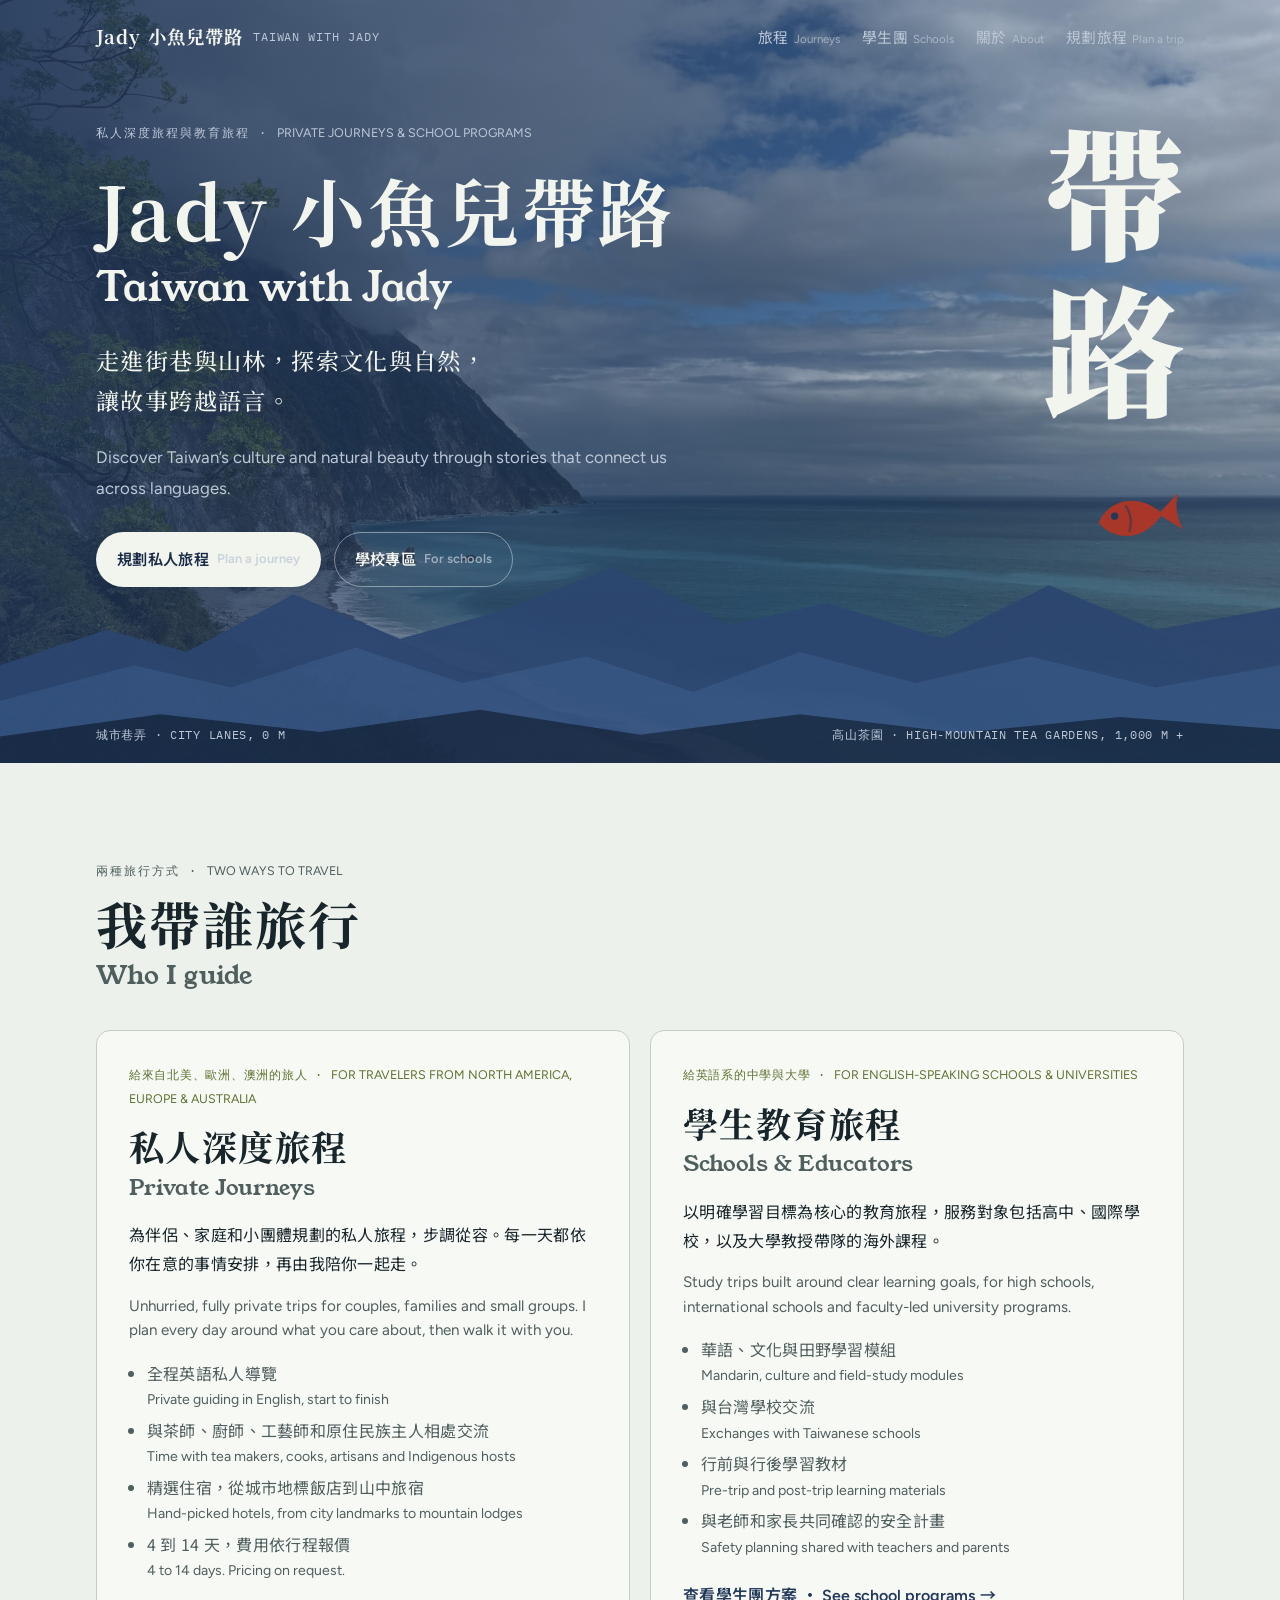
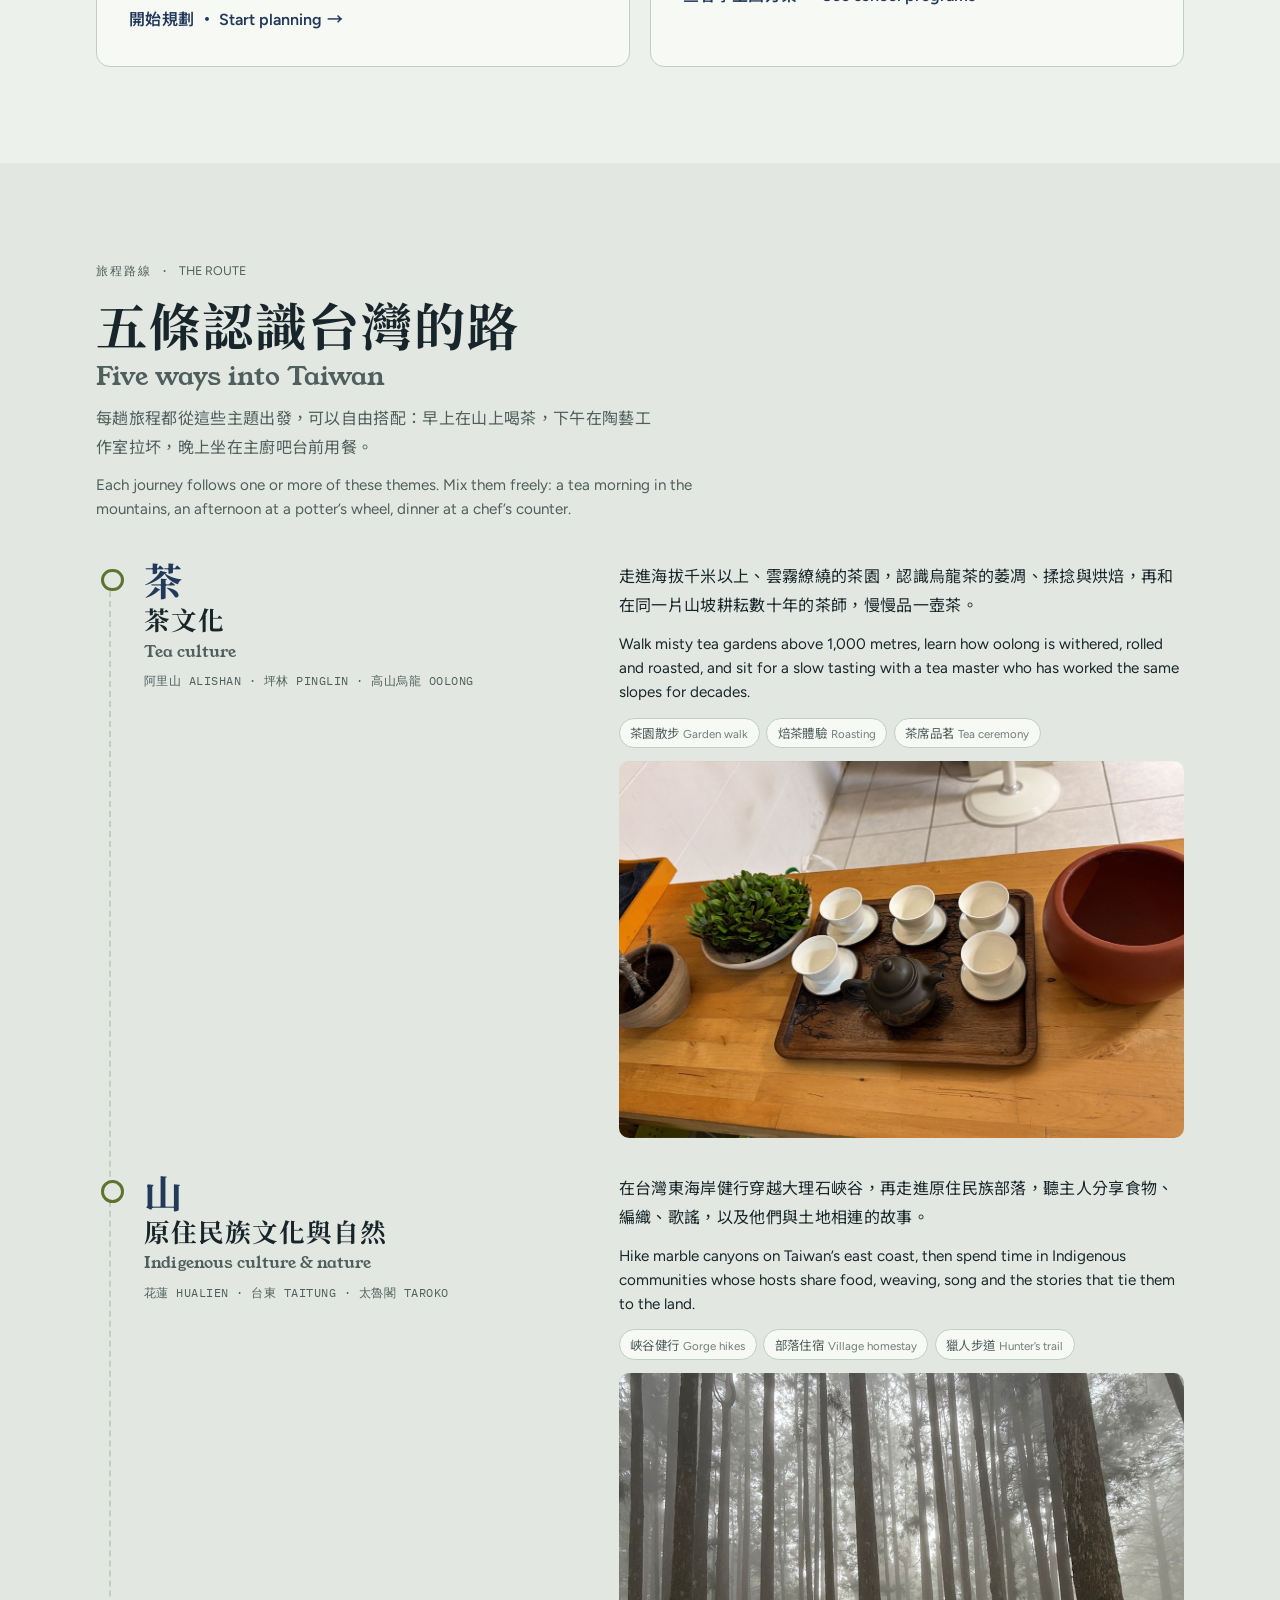
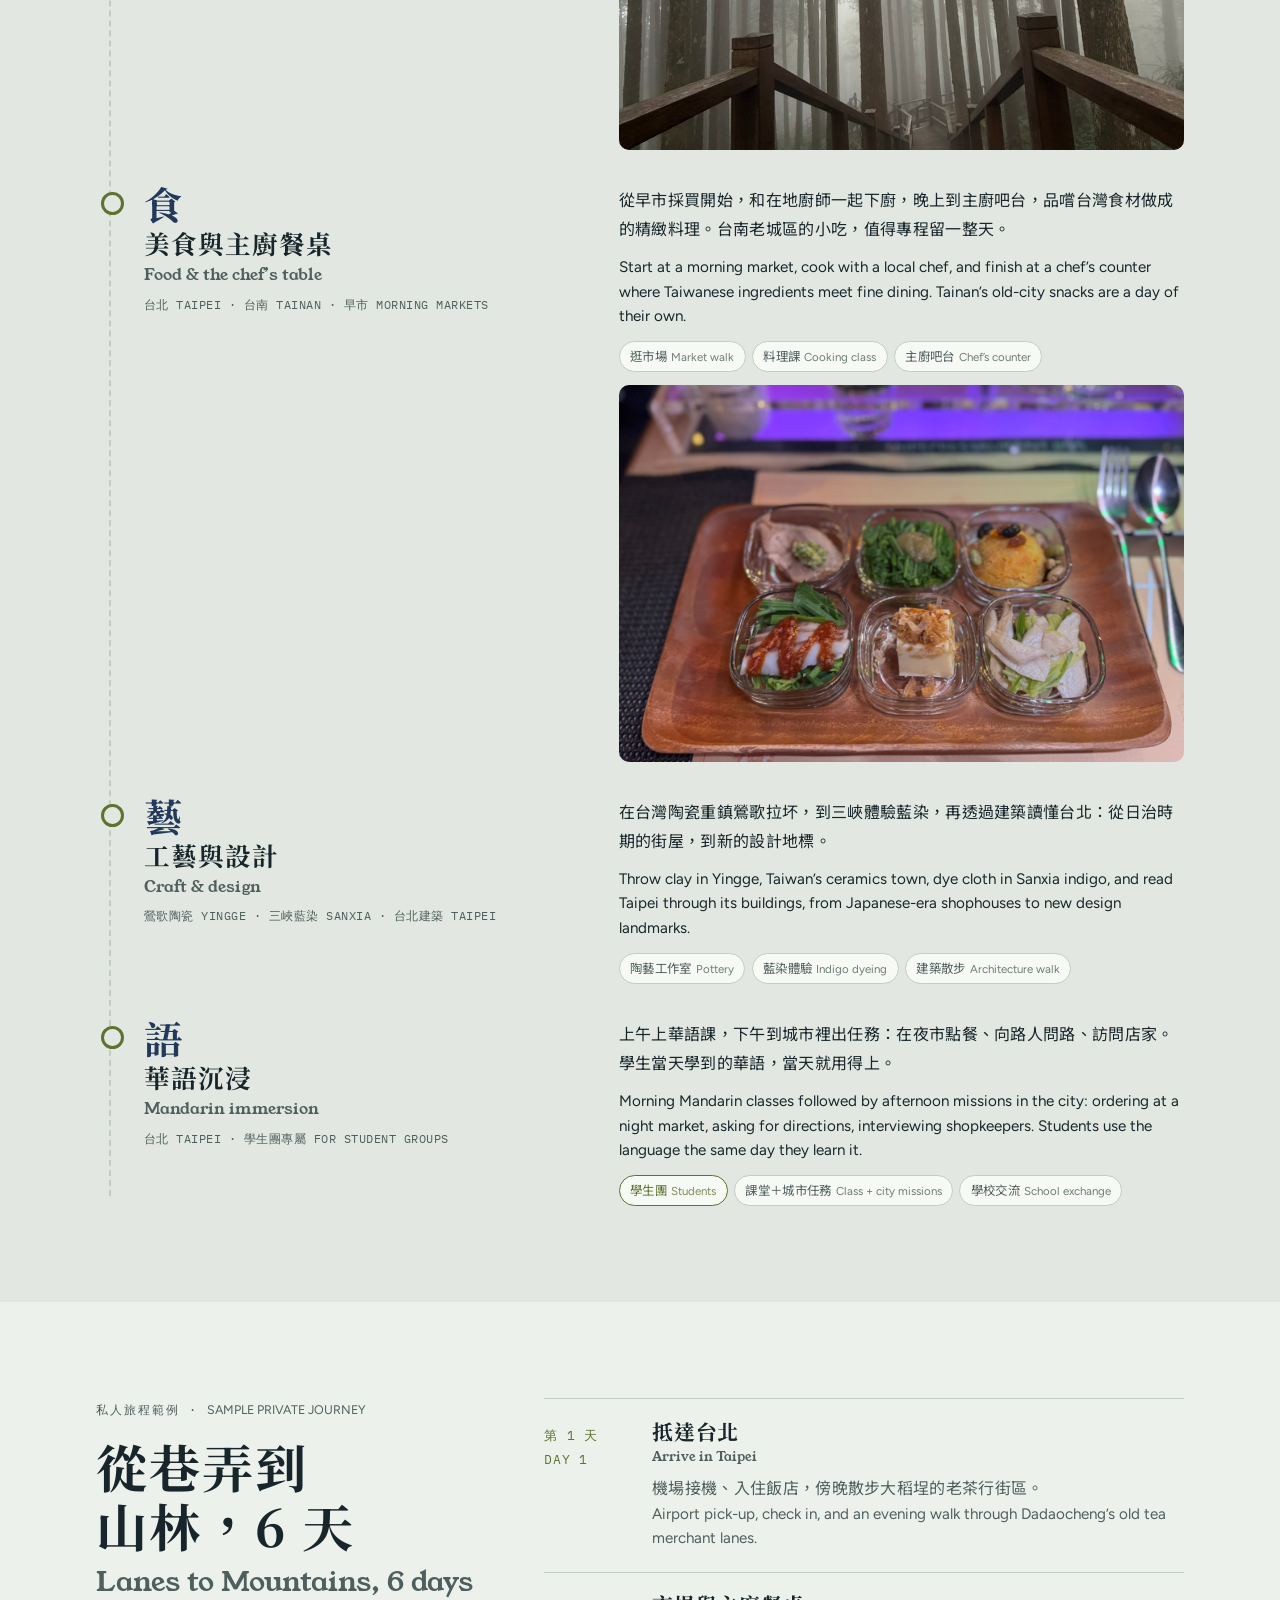
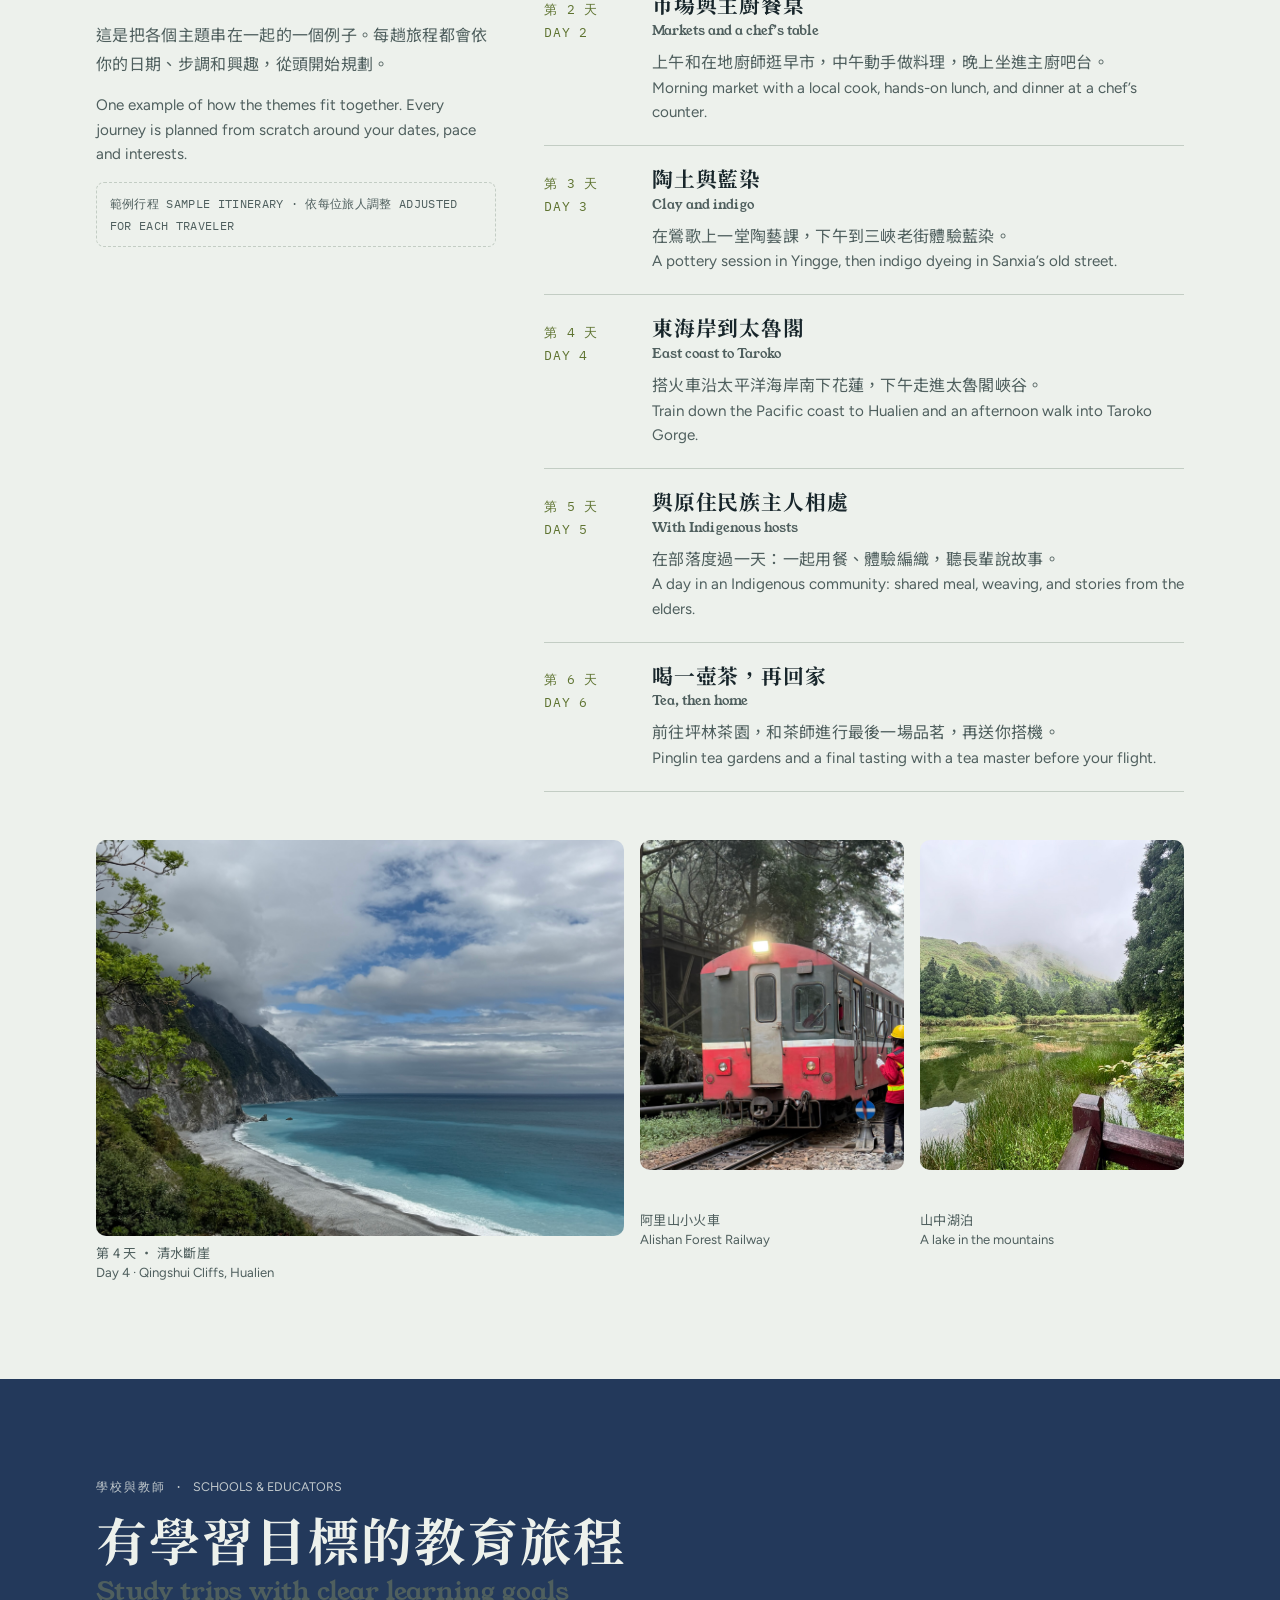
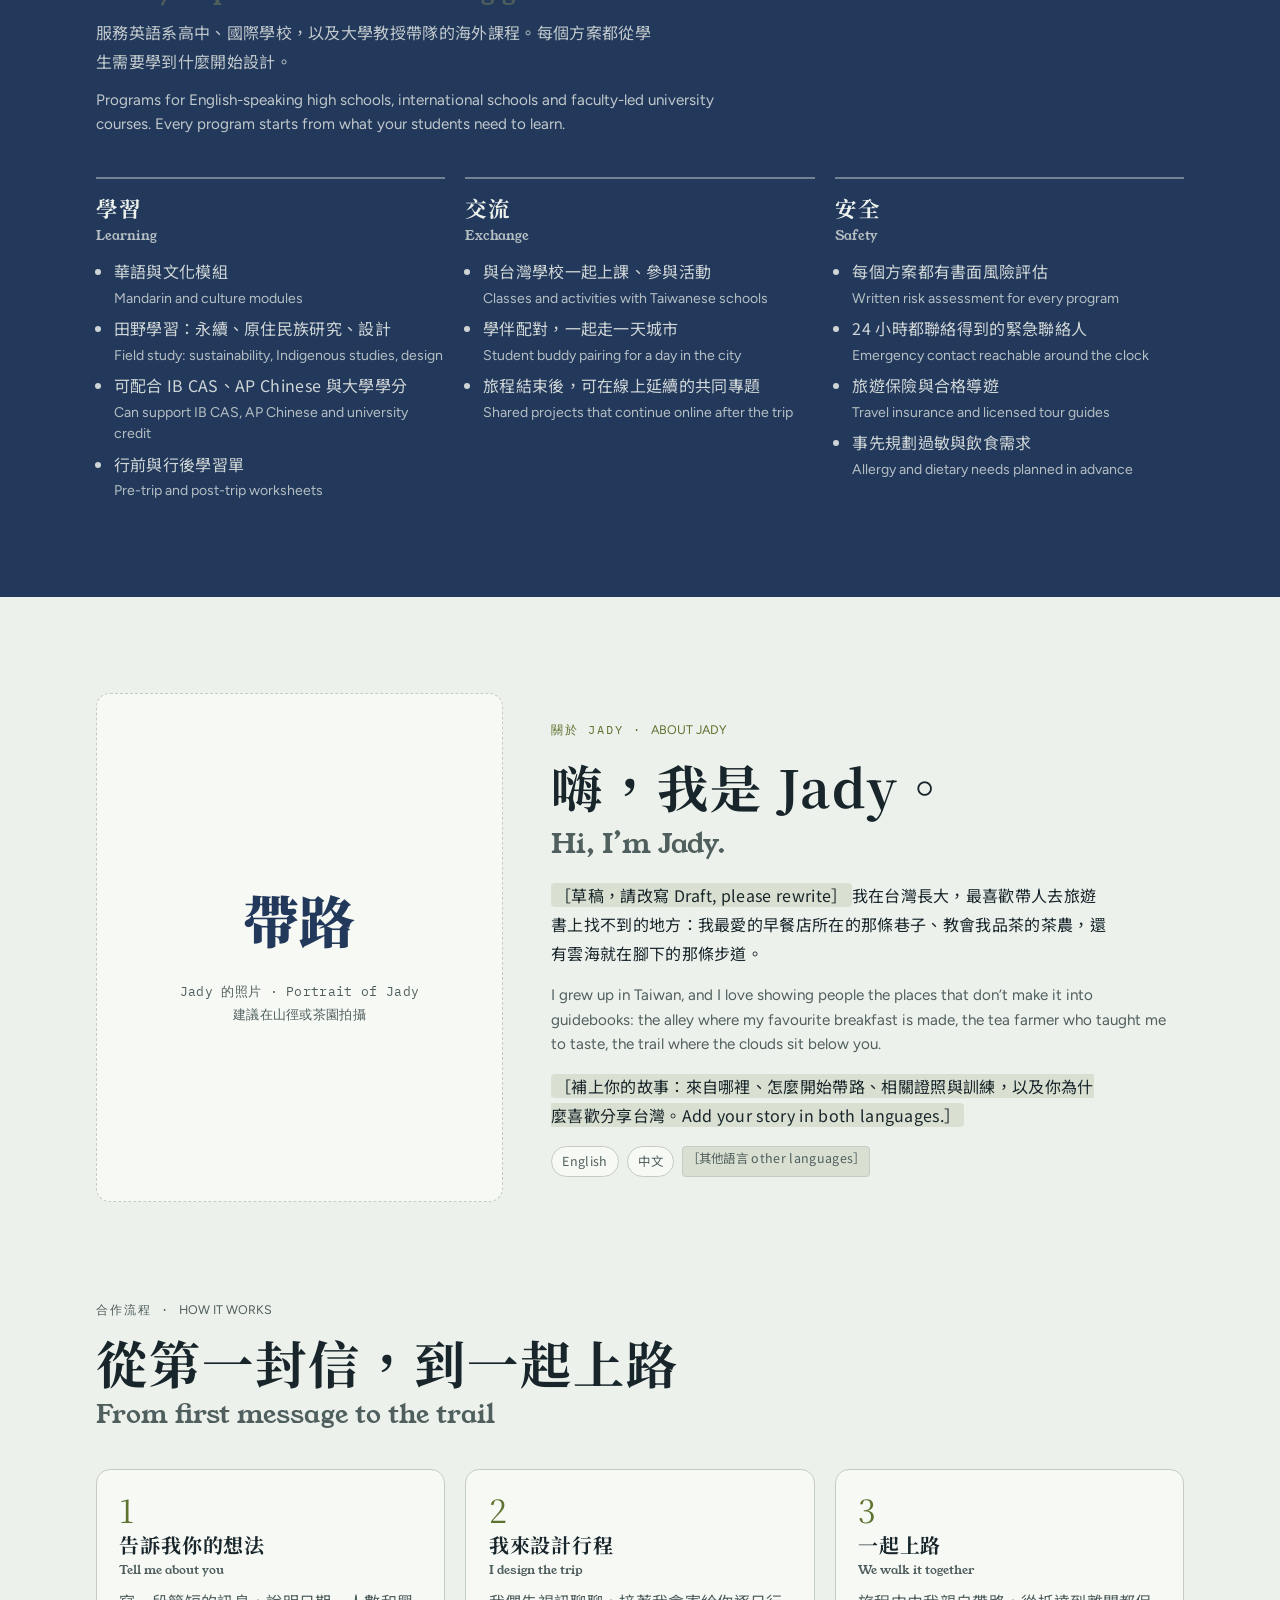
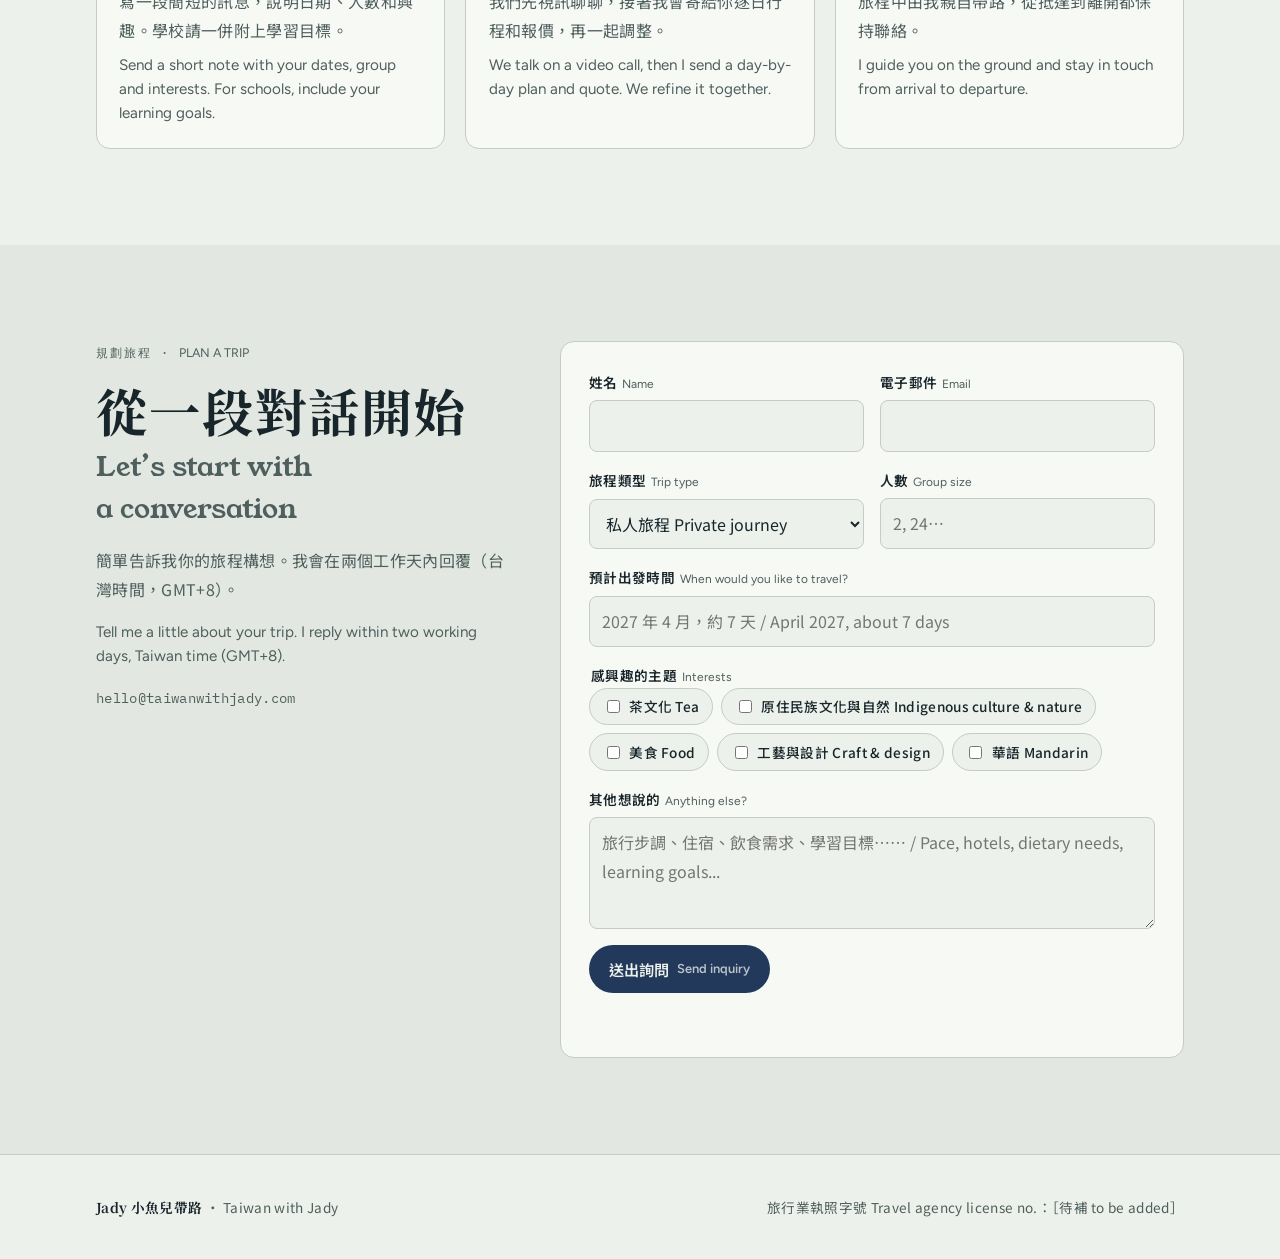
<file: index.html>
<!doctype html>
<html lang="zh-Hant">
<head>
<meta charset="utf-8">
<meta name="viewport" content="width=device-width, initial-scale=1, viewport-fit=cover">
<title>Jady 小魚兒帶路 | Taiwan with Jady</title>
<meta name="description" content="Private journeys and school study trips in Taiwan, guided by Jady. 私人深度旅程與學生教育旅程：茶、原住民族文化與自然、美食、工藝設計、華語沉浸。">
<meta property="og:title" content="Jady 小魚兒帶路 | Taiwan with Jady">
<meta property="og:description" content="走進街巷與山林，探索文化與自然，讓故事跨越語言。Discover Taiwan’s culture and natural beauty through stories that connect us across languages.">
<meta name="color-scheme" content="light dark">
<link rel="preconnect" href="https://fonts.googleapis.com">
<link rel="preconnect" href="https://fonts.gstatic.com" crossorigin>
<link rel="stylesheet" href="https://fonts.googleapis.com/css2?family=Young+Serif&family=Noto+Serif+TC:wght@500;700;900&family=Noto+Sans+TC:wght@400;500;700&family=Figtree:wght@400;500;600&family=IBM+Plex+Mono:wght@400;500&display=swap">
<link rel="stylesheet" href="styles.css">
</head>
<body>

<header class="hero">
  <div class="wrap nav">
    <a class="brand" href="#top" id="top"><b>Jady 小魚兒帶路</b><span>TAIWAN WITH JADY</span></a>
    <nav aria-label="主選單 Main">
      <ul>
        <li><a href="#themes">旅程<span class="en-sub" lang="en">Journeys</span></a></li>
        <li><a href="#schools">學生團<span class="en-sub" lang="en">Schools</span></a></li>
        <li><a href="#about">關於<span class="en-sub" lang="en">About</span></a></li>
        <li><a href="#plan">規劃旅程<span class="en-sub" lang="en">Plan a trip</span></a></li>
      </ul>
    </nav>
  </div>

  <div class="wrap hero-body">
    <div class="hero-copy">
      <p class="eyebrow" style="color:var(--hero-muted)">私人深度旅程與教育旅程 · <span lang="en">Private journeys &amp; school programs</span></p>
      <h1>Jady 小魚兒帶路<span class="en-sub" lang="en" style="font-size:.55em;margin-top:.4rem;color:var(--hero-fg)">Taiwan with Jady</span></h1>
      <p class="zh-line">走進街巷與山林，探索文化與自然，<br>讓故事跨越語言。</p>
      <p class="en-line" lang="en">Discover Taiwan’s culture and natural beauty through stories that connect us across languages.</p>
      <div class="cta-row">
        <a class="btn btn-solid" href="#plan">規劃私人旅程<span class="en-sub" lang="en">Plan a journey</span></a>
        <a class="btn btn-ghost" href="#schools">學校專區<span class="en-sub" lang="en">For schools</span></a>
      </div>
    </div>
    <div class="vertical" aria-hidden="true">帶路<span class="seal fish"><svg viewBox="0 0 64 40" role="img" aria-label="小魚兒 fish"><path d="M46 20 L62 7 Q57 20 62 33 Z"/><path d="M3 20 C12 5 34 2 49 20 C34 38 12 35 3 20 Z"/><circle cx="15" cy="17" r="2.6" fill="var(--hero-bg)"/><path d="M24 11 Q28 20 24 29" fill="none" stroke="var(--hero-bg)" stroke-width="1.6" stroke-linecap="round" opacity=".55"/></svg></span></div>
  </div>

  <svg class="ridges" viewBox="0 0 1440 260" preserveAspectRatio="none" aria-hidden="true">
    <path fill="var(--ridge-1)" d="M0 150 L120 110 L210 135 L330 70 L450 120 L560 90 L690 40 L820 105 L930 80 L1060 120 L1180 60 L1300 110 L1440 85 L1440 260 L0 260Z"/>
    <path fill="var(--ridge-2)" d="M0 190 L150 150 L260 175 L400 130 L520 170 L660 140 L780 180 L900 135 L1030 170 L1160 140 L1300 175 L1440 150 L1440 260 L0 260Z"/>
    <path fill="var(--ridge-3)" d="M0 230 L180 205 L360 225 L540 200 L720 228 L900 205 L1080 226 L1260 208 L1440 222 L1440 260 L0 260Z"/>
  </svg>
  <div class="hero-meta">
    <div class="wrap"><span>城市巷弄 · CITY LANES, 0 M</span><span>高山茶園 · HIGH-MOUNTAIN TEA GARDENS, 1,000 M +</span></div>
  </div>
</header>

<main>
  <!-- Two doors -->
  <section id="doors">
    <div class="wrap">
      <div class="sec-head">
        <p class="eyebrow">兩種旅行方式 · <span lang="en">Two ways to travel</span></p>
        <h2>我帶誰旅行<span class="en" lang="en">Who I guide</span></h2>
      </div>
      <div class="doors">
        <article class="door">
          <p class="who">給來自北美、歐洲、澳洲的旅人 · <span lang="en">FOR TRAVELERS FROM NORTH AMERICA, EUROPE &amp; AUSTRALIA</span></p>
          <h3>私人深度旅程<span class="en-sub" lang="en">Private Journeys</span></h3>
          <p>為伴侶、家庭和小團體規劃的私人旅程，步調從容。每一天都依你在意的事情安排，再由我陪你一起走。</p>
          <p class="en-p" lang="en">Unhurried, fully private trips for couples, families and small groups. I plan every day around what you care about, then walk it with you.</p>
          <ul>
            <li>全程英語私人導覽<span class="en-sub" lang="en">Private guiding in English, start to finish</span></li>
            <li>與茶師、廚師、工藝師和原住民族主人相處交流<span class="en-sub" lang="en">Time with tea makers, cooks, artisans and Indigenous hosts</span></li>
            <li>精選住宿，從城市地標飯店到山中旅宿<span class="en-sub" lang="en">Hand-picked hotels, from city landmarks to mountain lodges</span></li>
            <li>4 到 14 天，費用依行程報價<span class="en-sub" lang="en">4 to 14 days. Pricing on request.</span></li>
          </ul>
          <a class="more" href="#plan">開始規劃 · <span lang="en">Start planning</span> →</a>
        </article>
        <article class="door">
          <p class="who">給英語系的中學與大學 · <span lang="en">FOR ENGLISH-SPEAKING SCHOOLS &amp; UNIVERSITIES</span></p>
          <h3>學生教育旅程<span class="en-sub" lang="en">Schools &amp; Educators</span></h3>
          <p>以明確學習目標為核心的教育旅程，服務對象包括高中、國際學校，以及大學教授帶隊的海外課程。</p>
          <p class="en-p" lang="en">Study trips built around clear learning goals, for high schools, international schools and faculty-led university programs.</p>
          <ul>
            <li>華語、文化與田野學習模組<span class="en-sub" lang="en">Mandarin, culture and field-study modules</span></li>
            <li>與台灣學校交流<span class="en-sub" lang="en">Exchanges with Taiwanese schools</span></li>
            <li>行前與行後學習教材<span class="en-sub" lang="en">Pre-trip and post-trip learning materials</span></li>
            <li>與老師和家長共同確認的安全計畫<span class="en-sub" lang="en">Safety planning shared with teachers and parents</span></li>
          </ul>
          <a class="more" href="#schools">查看學生團方案 · <span lang="en">See school programs</span> →</a>
        </article>
      </div>
    </div>
  </section>

  <!-- Themes trail -->
  <section class="trail-sec" id="themes">
    <div class="wrap">
      <div class="sec-head">
        <p class="eyebrow">旅程路線 · <span lang="en">The route</span></p>
        <h2>五條認識台灣的路<span class="en" lang="en">Five ways into Taiwan</span></h2>
        <p>每趟旅程都從這些主題出發，可以自由搭配：早上在山上喝茶，下午在陶藝工作室拉坏，晚上坐在主廚吧台前用餐。</p>
        <p class="en-p" lang="en">Each journey follows one or more of these themes. Mix them freely: a tea morning in the mountains, an afternoon at a potter’s wheel, dinner at a chef’s counter.</p>
      </div>

      <div class="trail">
        <article class="stop">
          <div class="stop-title">
            <span class="han">茶</span>
            <h3>茶文化<span class="en-sub" lang="en">Tea culture</span></h3>
            <span class="where">阿里山 ALISHAN · 坪林 PINGLIN · 高山烏龍 OOLONG</span>
          </div>
          <div class="stop-body">
            <p>走進海拔千米以上、雲霧繚繞的茶園，認識烏龍茶的萎凋、揉捻與烘焙，再和在同一片山坡耕耘數十年的茶師，慢慢品一壺茶。</p>
            <p class="en-p" lang="en">Walk misty tea gardens above 1,000 metres, learn how oolong is withered, rolled and roasted, and sit for a slow tasting with a tea master who has worked the same slopes for decades.</p>
            <div class="tags"><span class="tag">茶園散步<span class="en-sub" lang="en">Garden walk</span></span><span class="tag">焙茶體驗<span class="en-sub" lang="en">Roasting</span></span><span class="tag">茶席品茗<span class="en-sub" lang="en">Tea ceremony</span></span></div>
            <figure class="photo stop-photo"><img src="photos/scenery/tea-table.jpg" width="1400" height="787" loading="lazy" alt="木桌上的茶盤、白瓷杯與茶壺 / Tea tray with white cups and a teapot on a wooden table"></figure>
          </div>
        </article>

        <article class="stop">
          <div class="stop-title">
            <span class="han">山</span>
            <h3>原住民族文化與自然<span class="en-sub" lang="en">Indigenous culture &amp; nature</span></h3>
            <span class="where">花蓮 HUALIEN · 台東 TAITUNG · 太魯閣 TAROKO</span>
          </div>
          <div class="stop-body">
            <p>在台灣東海岸健行穿越大理石峽谷，再走進原住民族部落，聽主人分享食物、編織、歌謠，以及他們與土地相連的故事。</p>
            <p class="en-p" lang="en">Hike marble canyons on Taiwan’s east coast, then spend time in Indigenous communities whose hosts share food, weaving, song and the stories that tie them to the land.</p>
            <div class="tags"><span class="tag">峽谷健行<span class="en-sub" lang="en">Gorge hikes</span></span><span class="tag">部落住宿<span class="en-sub" lang="en">Village homestay</span></span><span class="tag">獵人步道<span class="en-sub" lang="en">Hunter’s trail</span></span></div>
            <figure class="photo stop-photo"><img src="photos/scenery/alishan-forest.jpg" width="1050" height="1400" loading="lazy" alt="阿里山霧中的森林木棧道 / A misty forest boardwalk in Alishan"></figure>
          </div>
        </article>

        <article class="stop">
          <div class="stop-title">
            <span class="han">食</span>
            <h3>美食與主廚餐桌<span class="en-sub" lang="en">Food &amp; the chef’s table</span></h3>
            <span class="where">台北 TAIPEI · 台南 TAINAN · 早市 MORNING MARKETS</span>
          </div>
          <div class="stop-body">
            <p>從早市採買開始，和在地廚師一起下廚，晚上到主廚吧台，品嚐台灣食材做成的精緻料理。台南老城區的小吃，值得專程留一整天。</p>
            <p class="en-p" lang="en">Start at a morning market, cook with a local chef, and finish at a chef’s counter where Taiwanese ingredients meet fine dining. Tainan’s old-city snacks are a day of their own.</p>
            <div class="tags"><span class="tag">逛市場<span class="en-sub" lang="en">Market walk</span></span><span class="tag">料理課<span class="en-sub" lang="en">Cooking class</span></span><span class="tag">主廚吧台<span class="en-sub" lang="en">Chef’s counter</span></span></div>
            <figure class="photo stop-photo"><img src="photos/scenery/tasting-plate.jpg" width="1400" height="1050" loading="lazy" alt="木盤上六格小份量料理 / A six-dish tasting plate on a wooden tray"></figure>
          </div>
        </article>

        <article class="stop">
          <div class="stop-title">
            <span class="han">藝</span>
            <h3>工藝與設計<span class="en-sub" lang="en">Craft &amp; design</span></h3>
            <span class="where">鶯歌陶瓷 YINGGE · 三峽藍染 SANXIA · 台北建築 TAIPEI</span>
          </div>
          <div class="stop-body">
            <p>在台灣陶瓷重鎮鶯歌拉坏，到三峽體驗藍染，再透過建築讀懂台北：從日治時期的街屋，到新的設計地標。</p>
            <p class="en-p" lang="en">Throw clay in Yingge, Taiwan’s ceramics town, dye cloth in Sanxia indigo, and read Taipei through its buildings, from Japanese-era shophouses to new design landmarks.</p>
            <div class="tags"><span class="tag">陶藝工作室<span class="en-sub" lang="en">Pottery</span></span><span class="tag">藍染體驗<span class="en-sub" lang="en">Indigo dyeing</span></span><span class="tag">建築散步<span class="en-sub" lang="en">Architecture walk</span></span></div>
          </div>
        </article>

        <article class="stop">
          <div class="stop-title">
            <span class="han">語</span>
            <h3>華語沉浸<span class="en-sub" lang="en">Mandarin immersion</span></h3>
            <span class="where">台北 TAIPEI · 學生團專屬 FOR STUDENT GROUPS</span>
          </div>
          <div class="stop-body">
            <p>上午上華語課，下午到城市裡出任務：在夜市點餐、向路人問路、訪問店家。學生當天學到的華語，當天就用得上。</p>
            <p class="en-p" lang="en">Morning Mandarin classes followed by afternoon missions in the city: ordering at a night market, asking for directions, interviewing shopkeepers. Students use the language the same day they learn it.</p>
            <div class="tags"><span class="tag students">學生團<span class="en-sub" lang="en">Students</span></span><span class="tag">課堂＋城市任務<span class="en-sub" lang="en">Class + city missions</span></span><span class="tag">學校交流<span class="en-sub" lang="en">School exchange</span></span></div>
          </div>
        </article>
      </div>
    </div>
  </section>

  <!-- Sample journey -->
  <section id="journey">
    <div class="wrap journey">
      <div class="journey-intro">
        <p class="eyebrow">私人旅程範例 · <span lang="en">Sample private journey</span></p>
        <h2 style="font-size:clamp(1.9rem,4vw,var(--s4))">從巷弄到山林，6 天<span class="en-sub" lang="en" style="font-size:.55em;margin-top:.4rem">Lanes to Mountains, 6 days</span></h2>
        <p>這是把各個主題串在一起的一個例子。每趟旅程都會依你的日期、步調和興趣，從頭開始規劃。</p>
        <p class="en-p" lang="en">One example of how the themes fit together. Every journey is planned from scratch around your dates, pace and interests.</p>
        <p class="note">範例行程 SAMPLE ITINERARY · 依每位旅人調整 ADJUSTED FOR EACH TRAVELER</p>
      </div>
      <ol class="days">
        <li class="day"><span class="day-n">第 1 天<br>DAY 1</span><div><h3>抵達台北<span class="en-sub" lang="en">Arrive in Taipei</span></h3><p>機場接機、入住飯店，傍晚散步大稻埕的老茶行街區。</p><p class="en-p" lang="en">Airport pick-up, check in, and an evening walk through Dadaocheng’s old tea merchant lanes.</p></div></li>
        <li class="day"><span class="day-n">第 2 天<br>DAY 2</span><div><h3>市場與主廚餐桌<span class="en-sub" lang="en">Markets and a chef’s table</span></h3><p>上午和在地廚師逛早市，中午動手做料理，晚上坐進主廚吧台。</p><p class="en-p" lang="en">Morning market with a local cook, hands-on lunch, and dinner at a chef’s counter.</p></div></li>
        <li class="day"><span class="day-n">第 3 天<br>DAY 3</span><div><h3>陶土與藍染<span class="en-sub" lang="en">Clay and indigo</span></h3><p>在鶯歌上一堂陶藝課，下午到三峽老街體驗藍染。</p><p class="en-p" lang="en">A pottery session in Yingge, then indigo dyeing in Sanxia’s old street.</p></div></li>
        <li class="day"><span class="day-n">第 4 天<br>DAY 4</span><div><h3>東海岸到太魯閣<span class="en-sub" lang="en">East coast to Taroko</span></h3><p>搭火車沿太平洋海岸南下花蓮，下午走進太魯閣峽谷。</p><p class="en-p" lang="en">Train down the Pacific coast to Hualien and an afternoon walk into Taroko Gorge.</p></div></li>
        <li class="day"><span class="day-n">第 5 天<br>DAY 5</span><div><h3>與原住民族主人相處<span class="en-sub" lang="en">With Indigenous hosts</span></h3><p>在部落度過一天：一起用餐、體驗編織，聽長輩說故事。</p><p class="en-p" lang="en">A day in an Indigenous community: shared meal, weaving, and stories from the elders.</p></div></li>
        <li class="day"><span class="day-n">第 6 天<br>DAY 6</span><div><h3>喝一壺茶，再回家<span class="en-sub" lang="en">Tea, then home</span></h3><p>前往坪林茶園，和茶師進行最後一場品茗，再送你搭機。</p><p class="en-p" lang="en">Pinglin tea gardens and a final tasting with a tea master before your flight.</p></div></li>
      </ol>
    </div>
    <div class="wrap" style="margin-top:3rem">
      <div class="gallery">
        <figure class="photo wide"><img src="photos/scenery/taroko-coast.jpg" width="2200" height="1650" loading="lazy" alt="花蓮清水斷崖與太平洋 / The Qingshui Cliffs and the Pacific in Hualien"><figcaption>第 4 天 · 清水斷崖<span lang="en">Day 4 · Qingshui Cliffs, Hualien</span></figcaption></figure>
        <figure class="photo"><img src="photos/scenery/alishan-train.jpg" width="1340" height="1400" loading="lazy" alt="阿里山森林鐵路的紅色小火車 / A red Alishan Forest Railway train"><figcaption>阿里山小火車<span lang="en">Alishan Forest Railway</span></figcaption></figure>
        <figure class="photo"><img src="photos/scenery/mountain-lake.jpg" width="1400" height="1050" loading="lazy" alt="雲霧中的高山湖泊與森林 / A mountain lake and forest in the clouds"><figcaption>山中湖泊<span lang="en">A lake in the mountains</span></figcaption></figure>
      </div>
    </div>
  </section>

  <!-- Schools -->
  <section class="schools" id="schools">
    <div class="wrap">
      <div class="sec-head">
        <p class="eyebrow">學校與教師 · <span lang="en">Schools &amp; educators</span></p>
        <h2>有學習目標的教育旅程<span class="en" lang="en">Study trips with clear learning goals</span></h2>
        <p>服務英語系高中、國際學校，以及大學教授帶隊的海外課程。每個方案都從學生需要學到什麼開始設計。</p>
        <p class="en-p" lang="en">Programs for English-speaking high schools, international schools and faculty-led university courses. Every program starts from what your students need to learn.</p>
      </div>
      <div class="school-grid">
        <div class="school-col">
          <h3>學習<span class="en-sub" lang="en">Learning</span></h3>
          <ul>
            <li>華語與文化模組<span class="en-sub" lang="en">Mandarin and culture modules</span></li>
            <li>田野學習：永續、原住民族研究、設計<span class="en-sub" lang="en">Field study: sustainability, Indigenous studies, design</span></li>
            <li>可配合 IB CAS、AP Chinese 與大學學分<span class="en-sub" lang="en">Can support IB CAS, AP Chinese and university credit</span></li>
            <li>行前與行後學習單<span class="en-sub" lang="en">Pre-trip and post-trip worksheets</span></li>
          </ul>
        </div>
        <div class="school-col">
          <h3>交流<span class="en-sub" lang="en">Exchange</span></h3>
          <ul>
            <li>與台灣學校一起上課、參與活動<span class="en-sub" lang="en">Classes and activities with Taiwanese schools</span></li>
            <li>學伴配對，一起走一天城市<span class="en-sub" lang="en">Student buddy pairing for a day in the city</span></li>
            <li>旅程結束後，可在線上延續的共同專題<span class="en-sub" lang="en">Shared projects that continue online after the trip</span></li>
          </ul>
        </div>
        <div class="school-col">
          <h3>安全<span class="en-sub" lang="en">Safety</span></h3>
          <ul>
            <li>每個方案都有書面風險評估<span class="en-sub" lang="en">Written risk assessment for every program</span></li>
            <li>24 小時都聯絡得到的緊急聯絡人<span class="en-sub" lang="en">Emergency contact reachable around the clock</span></li>
            <li>旅遊保險與合格導遊<span class="en-sub" lang="en">Travel insurance and licensed tour guides</span></li>
            <li>事先規劃過敏與飲食需求<span class="en-sub" lang="en">Allergy and dietary needs planned in advance</span></li>
          </ul>
        </div>
      </div>
    </div>
  </section>

  <!-- About -->
  <section id="about">
    <div class="wrap about">
      <div class="portrait"><div><span class="han">帶路</span>Jady 的照片 · Portrait of Jady<br>建議在山徑或茶園拍攝</div></div>
      <div class="about-copy">
        <p class="eyebrow">關於 Jady · <span lang="en">About Jady</span></p>
        <h2>嗨，我是 Jady。<span class="en-sub" lang="en" style="font-size:.55em;margin-top:.4rem">Hi, I’m Jady.</span></h2>
        <p><span class="placeholder">［草稿，請改寫 Draft, please rewrite］</span>我在台灣長大，最喜歡帶人去旅遊書上找不到的地方：我最愛的早餐店所在的那條巷子、教會我品茶的茶農，還有雲海就在腳下的那條步道。</p>
        <p class="en-p" lang="en">I grew up in Taiwan, and I love showing people the places that don’t make it into guidebooks: the alley where my favourite breakfast is made, the tea farmer who taught me to taste, the trail where the clouds sit below you.</p>
        <p><span class="placeholder">［補上你的故事：來自哪裡、怎麼開始帶路、相關證照與訓練，以及你為什麼喜歡分享台灣。Add your story in both languages.］</span></p>
        <div class="lang"><span class="tag">English</span><span class="tag">中文</span><span class="tag placeholder">［其他語言 other languages］</span></div>
      </div>
    </div>
  </section>

  <!-- How it works -->
  <section style="padding-top:0">
    <div class="wrap">
      <div class="sec-head">
        <p class="eyebrow">合作流程 · <span lang="en">How it works</span></p>
        <h2>從第一封信，到一起上路<span class="en" lang="en">From first message to the trail</span></h2>
      </div>
      <ol class="steps">
        <li><h3>告訴我你的想法<span class="en-sub" lang="en">Tell me about you</span></h3><p>寫一段簡短的訊息，說明日期、人數和興趣。學校請一併附上學習目標。</p><p class="en-p" lang="en">Send a short note with your dates, group and interests. For schools, include your learning goals.</p></li>
        <li><h3>我來設計行程<span class="en-sub" lang="en">I design the trip</span></h3><p>我們先視訊聊聊，接著我會寄給你逐日行程和報價，再一起調整。</p><p class="en-p" lang="en">We talk on a video call, then I send a day-by-day plan and quote. We refine it together.</p></li>
        <li><h3>一起上路<span class="en-sub" lang="en">We walk it together</span></h3><p>旅程中由我親自帶路，從抵達到離開都保持聯絡。</p><p class="en-p" lang="en">I guide you on the ground and stay in touch from arrival to departure.</p></li>
      </ol>
    </div>
  </section>

  <!-- Plan form -->
  <section class="plan" id="plan">
    <div class="wrap plan-grid">
      <aside>
        <p class="eyebrow">規劃旅程 · <span lang="en">Plan a trip</span></p>
        <h2 style="font-size:clamp(1.9rem,4vw,var(--s4))">從一段對話開始<span class="en-sub" lang="en" style="font-size:.55em;margin-top:.4rem">Let’s start with a conversation</span></h2>
        <p>簡單告訴我你的旅程構想。我會在兩個工作天內回覆（台灣時間，GMT+8）。</p>
        <p class="en-p" lang="en">Tell me a little about your trip. I reply within two working days, Taiwan time (GMT+8).</p>
        <p class="contact">hello@taiwanwithjady.com</p>
      </aside>
      <form id="inquiry" novalidate>
        <div class="field"><label for="f-name">姓名<span class="en-sub" lang="en">Name</span></label><input id="f-name" name="name" autocomplete="name" required></div>
        <div class="field"><label for="f-email">電子郵件<span class="en-sub" lang="en">Email</span></label><input id="f-email" name="email" type="email" autocomplete="email" required></div>
        <div class="field"><label for="f-type">旅程類型<span class="en-sub" lang="en">Trip type</span></label>
          <select id="f-type" name="type"><option>私人旅程 Private journey</option><option>學校或大學團體 School or university group</option><option>還不確定 Not sure yet</option></select></div>
        <div class="field"><label for="f-size">人數<span class="en-sub" lang="en">Group size</span></label><input id="f-size" name="size" type="number" min="1" placeholder="2, 24…"></div>
        <div class="field full"><label for="f-when">預計出發時間<span class="en-sub" lang="en">When would you like to travel?</span></label><input id="f-when" name="when" placeholder="2027 年 4 月，約 7 天 / April 2027, about 7 days"></div>
        <fieldset class="field full">
          <legend>感興趣的主題<span class="en-sub" lang="en">Interests</span></legend>
          <div class="checks">
            <label><input type="checkbox" id="i-tea" name="i" value="tea"> 茶文化 Tea</label>
            <label><input type="checkbox" id="i-ind" name="i" value="indigenous"> 原住民族文化與自然 Indigenous culture &amp; nature</label>
            <label><input type="checkbox" id="i-food" name="i" value="food"> 美食 Food</label>
            <label><input type="checkbox" id="i-craft" name="i" value="craft"> 工藝與設計 Craft &amp; design</label>
            <label><input type="checkbox" id="i-mandarin" name="i" value="mandarin"> 華語 Mandarin</label>
          </div>
        </fieldset>
        <div class="field full"><label for="f-msg">其他想說的<span class="en-sub" lang="en">Anything else?</span></label><textarea id="f-msg" name="message" placeholder="旅行步調、住宿、飲食需求、學習目標⋯⋯ / Pace, hotels, dietary needs, learning goals..."></textarea></div>
        <input type="checkbox" id="f-botcheck" name="botcheck" tabindex="-1" autocomplete="off" aria-hidden="true" style="display:none">
        <button class="btn submit" type="submit">送出詢問<span class="en-sub" lang="en">Send inquiry</span></button>
        <p class="status" id="status" role="status"></p>
      </form>
    </div>
  </section>
</main>

<footer>
  <div class="wrap">
    <span><span class="han">Jady 小魚兒帶路</span> · Taiwan with Jady</span>
    <span>旅行業執照字號 Travel agency license no.：［待補 to be added］</span>
  </div>
</footer>

<script src="form.js"></script>
</body>
</html>
</file>
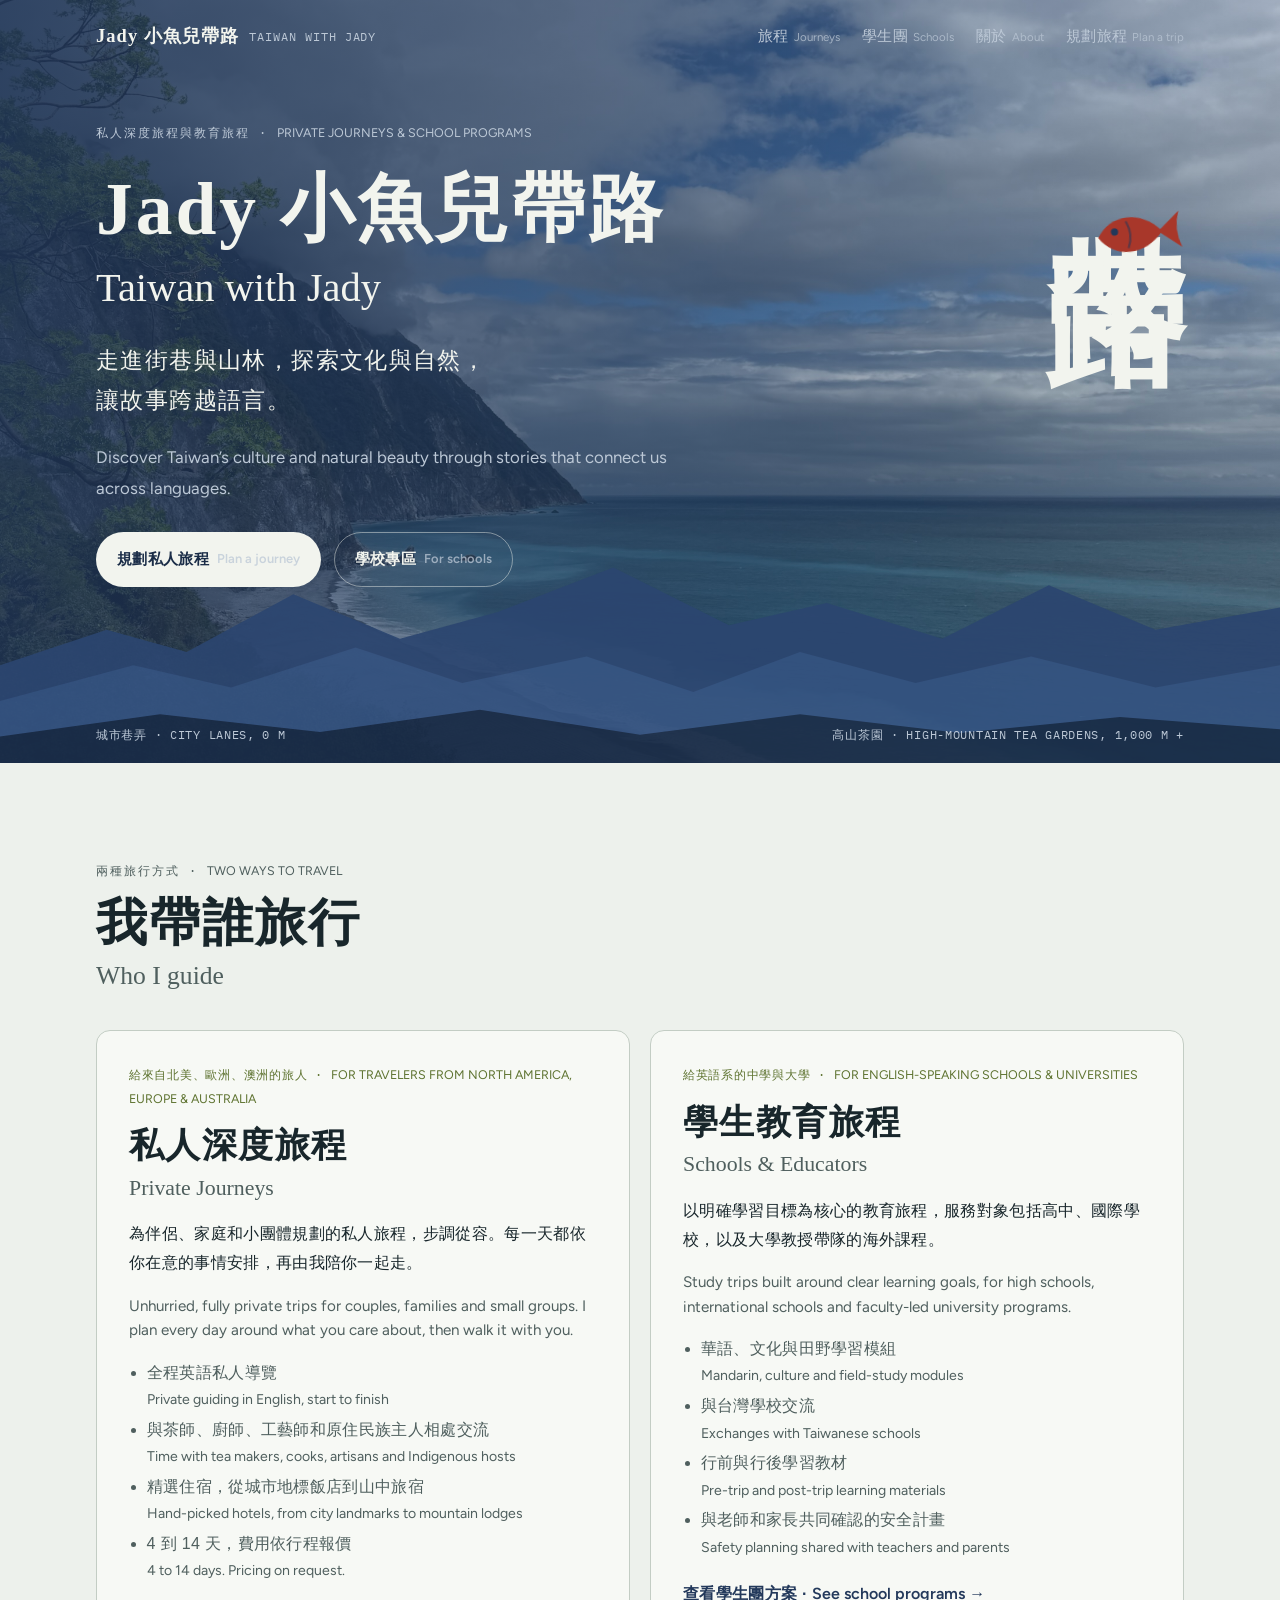
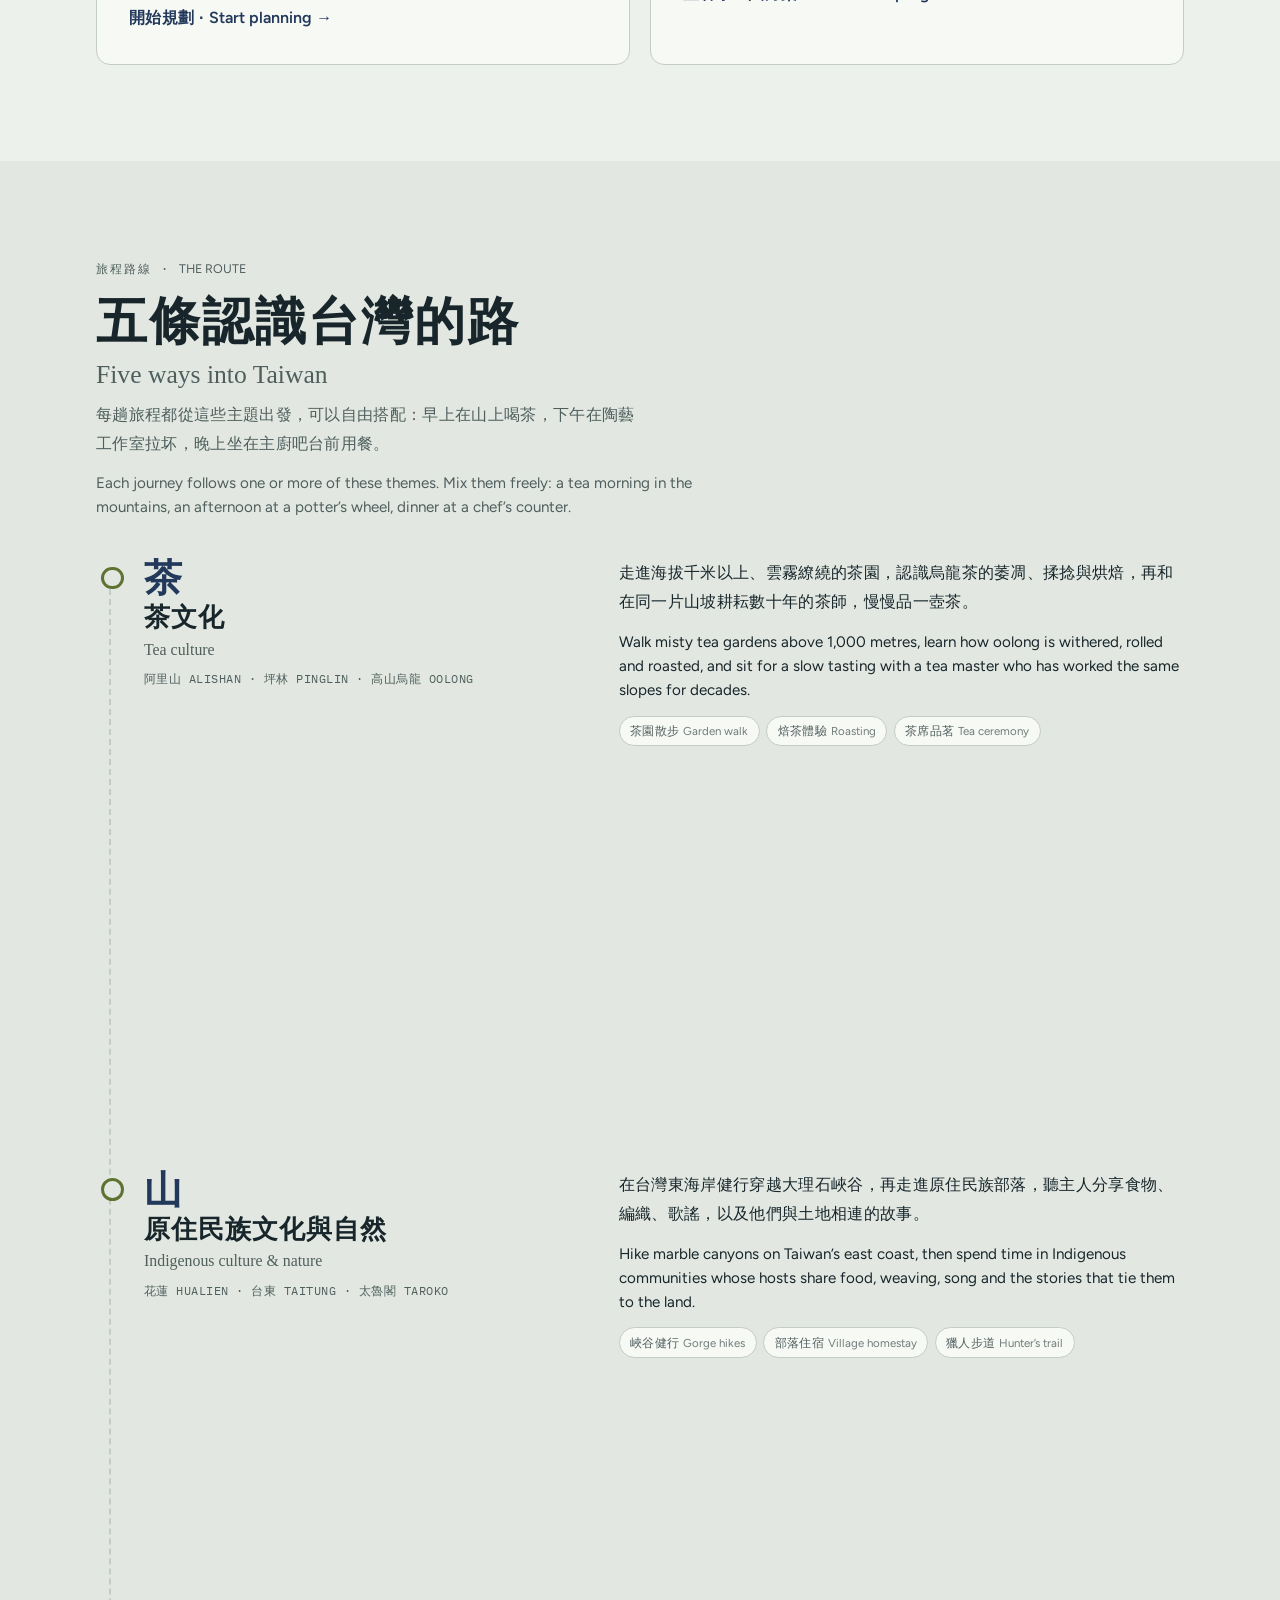
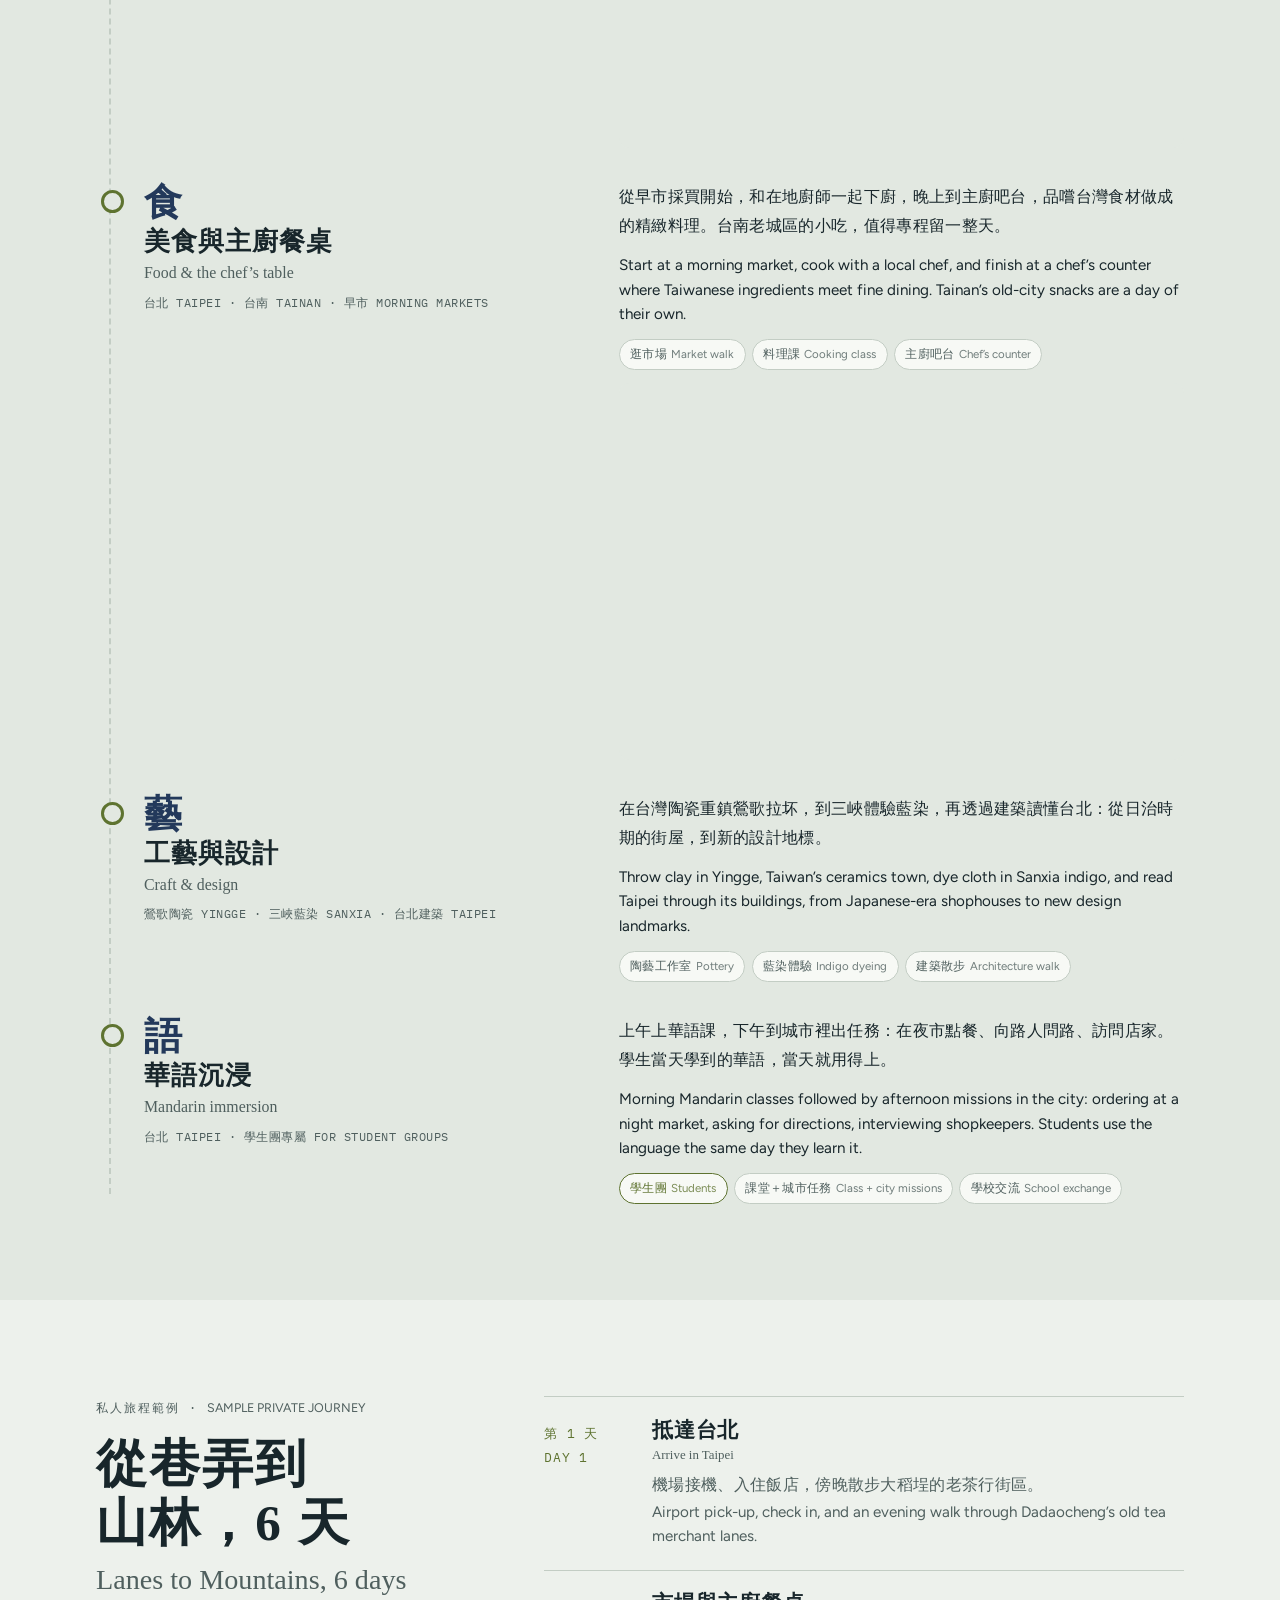
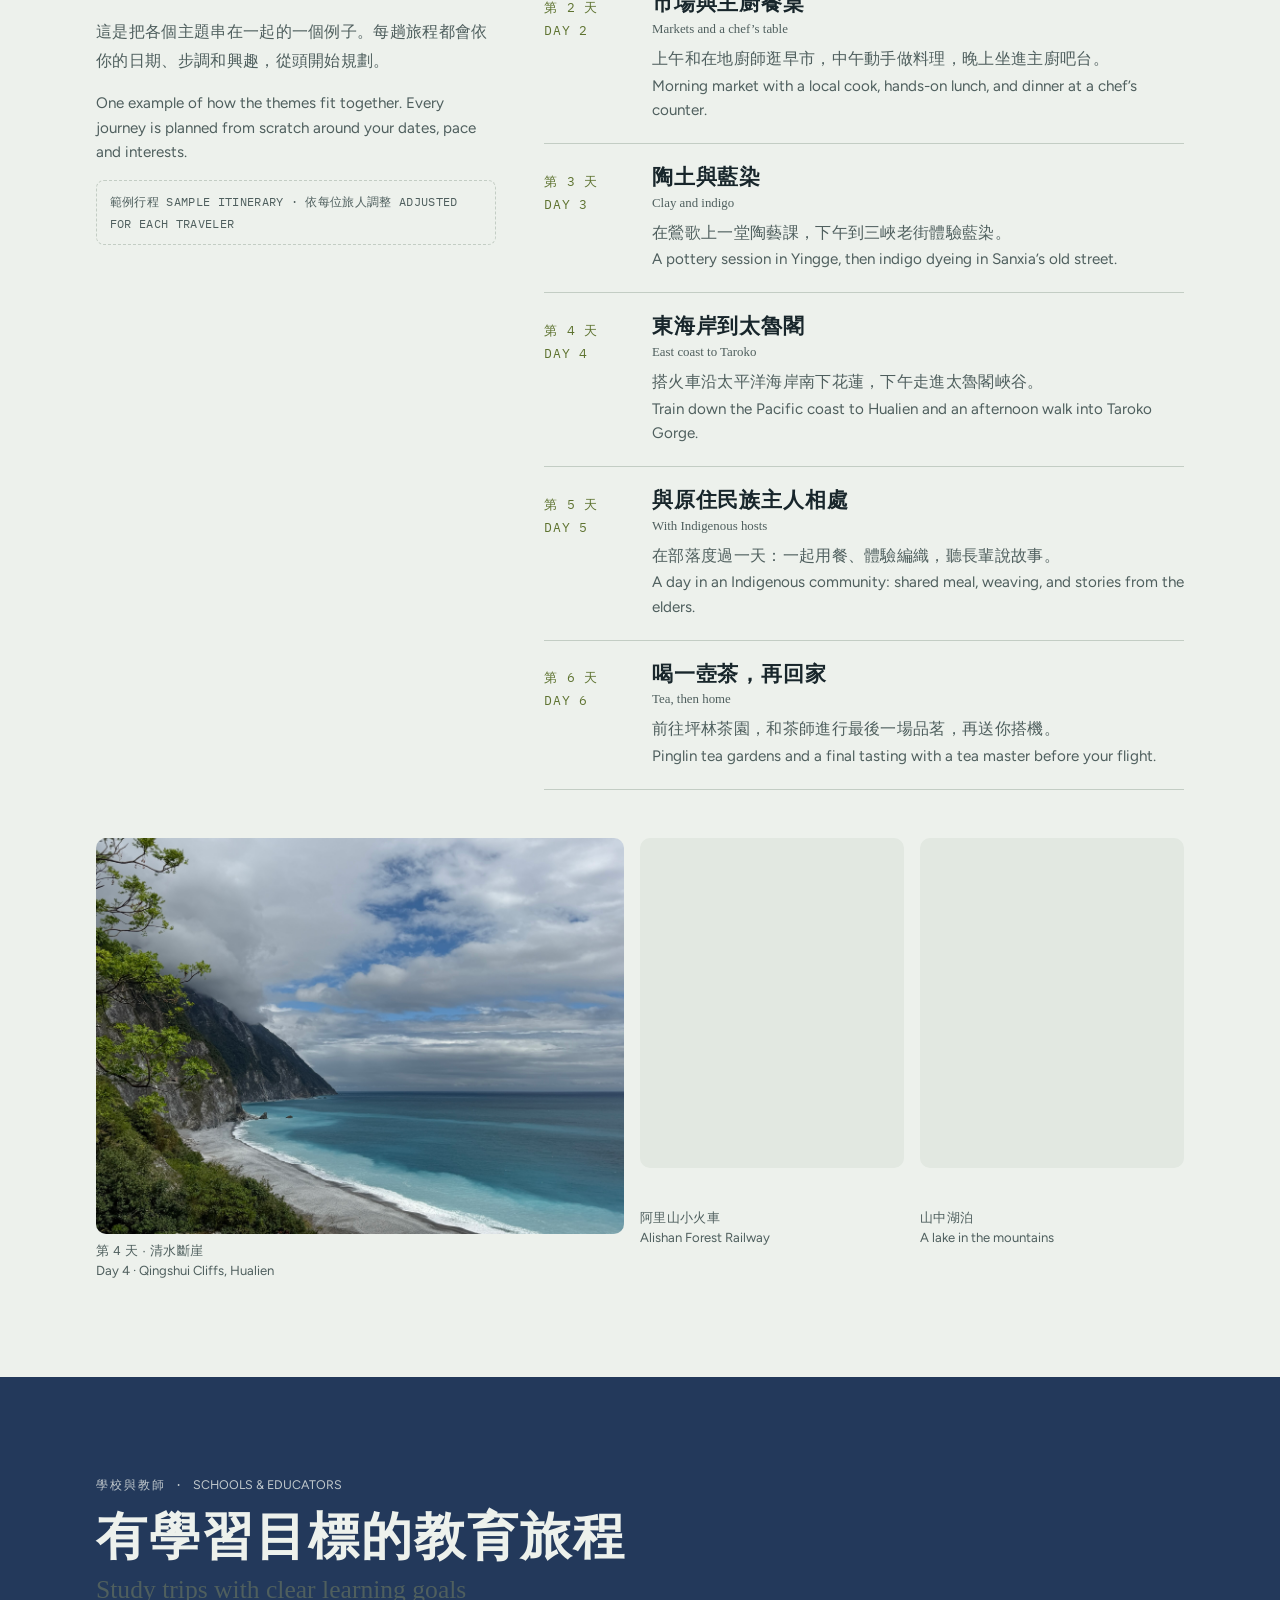
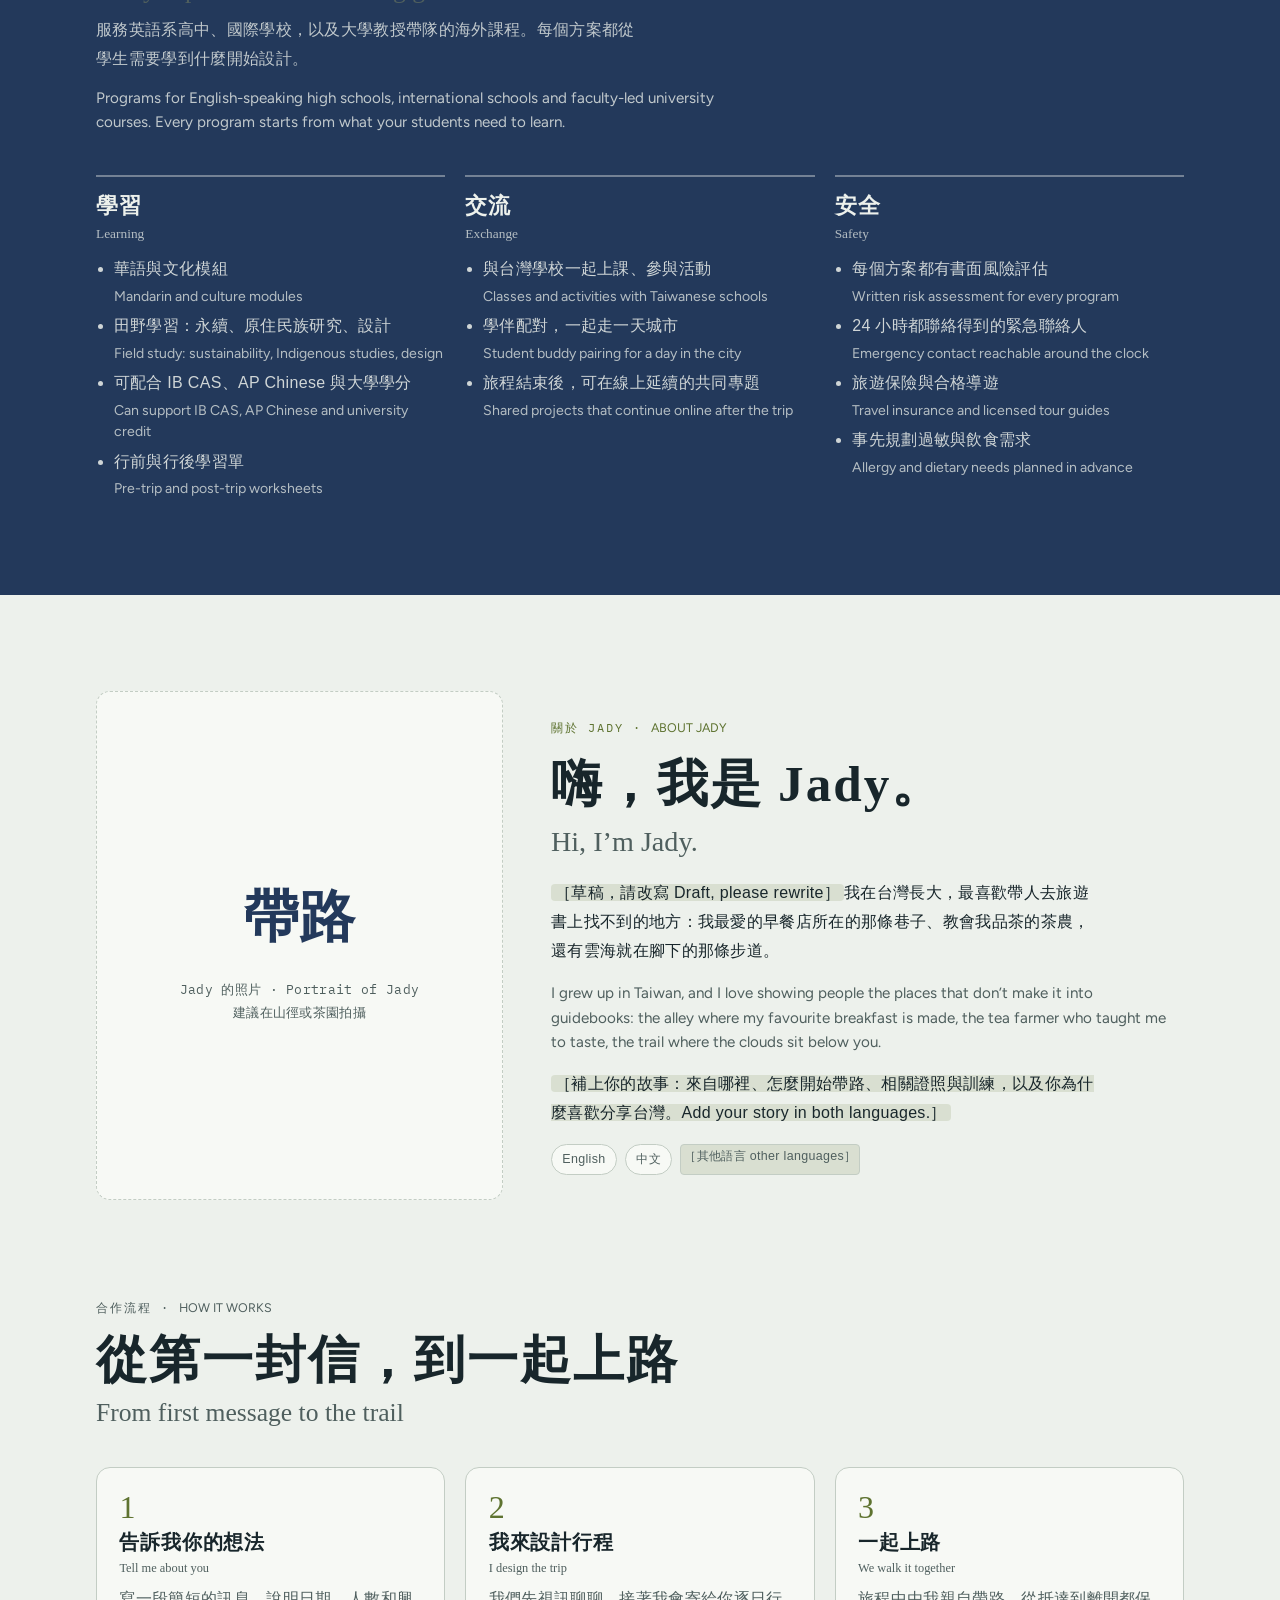
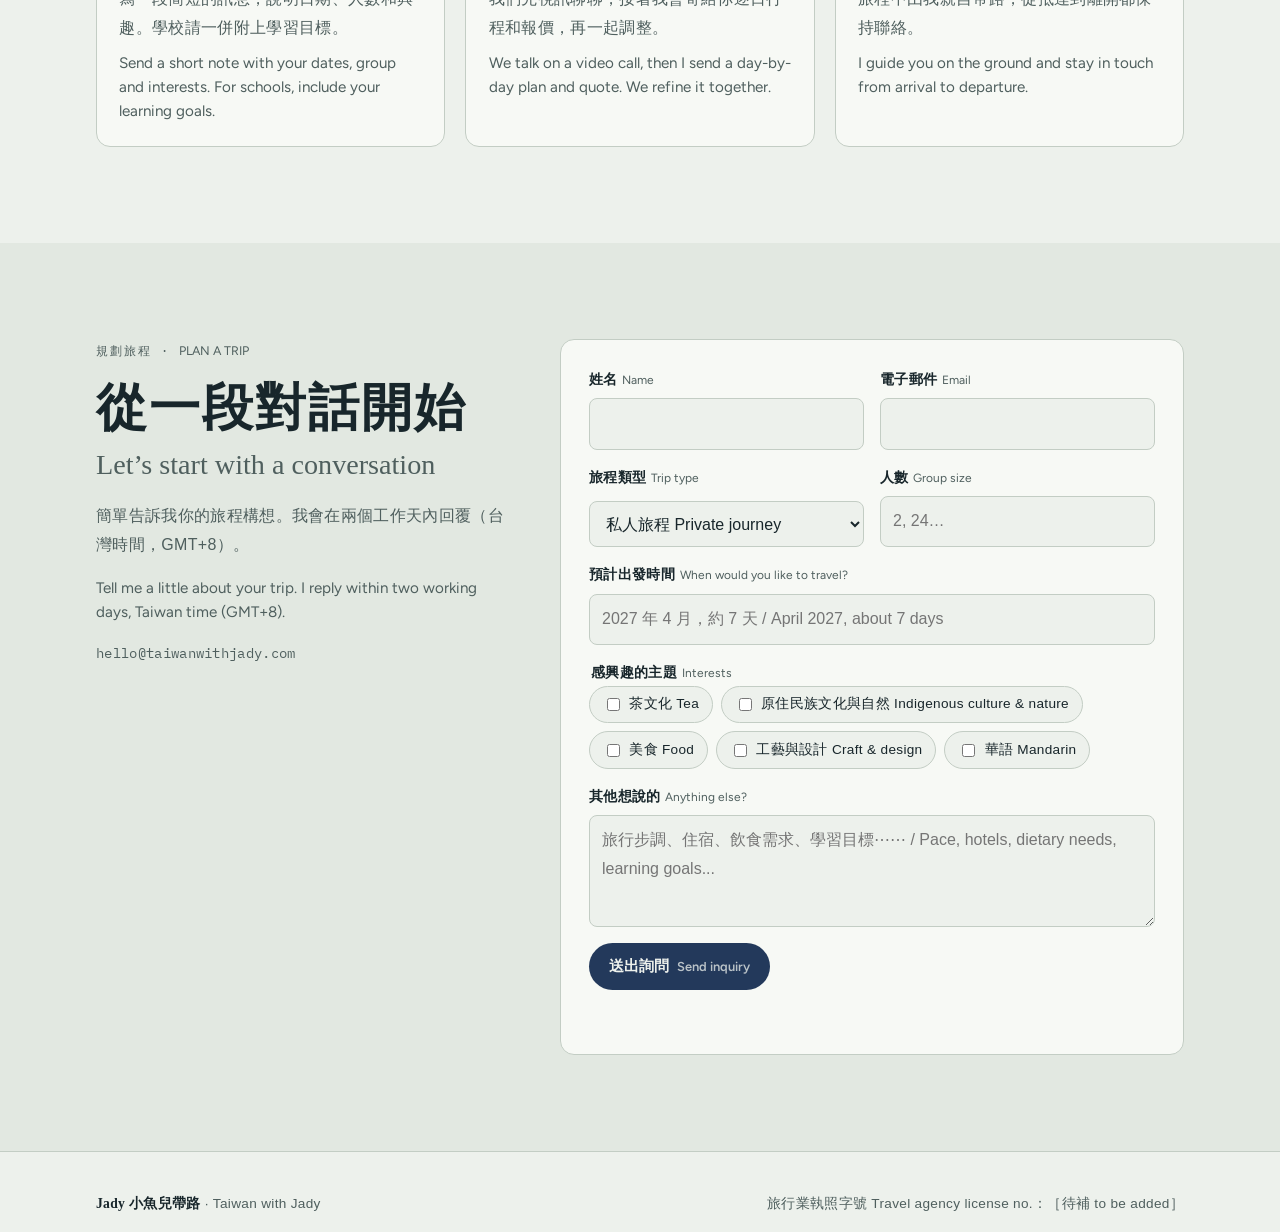
<file: zh/index.html>
<!doctype html>
<html lang="zh-Hant">
<head>
<meta charset="utf-8">
<title>Jady 小魚兒帶路 | Taiwan with Jady</title>
<link rel="canonical" href="https://huangchihyu-tw.github.io/taiwan-with-jady/">
<meta http-equiv="refresh" content="0; url=../">
</head>
<body>
<p>網站已改為中英雙語，請前往 <a href="../">首頁</a>。 This site is now bilingual: <a href="../">go to the home page</a>.</p>
</body>
</html>
</file>
<file: styles.css>
/* Layout: an indigo-dyed mountain hero, then the page walks a dashed trail from city lanes to mountain tea gardens; each stop is a theme. */
:root{
  --paper:#EDF1EC;      /* mountain mist, faint tea-green bias */
  --paper-2:#E2E8E1;
  --card:#F7F9F5;
  --ink:#18262B;
  --muted:#4F5F5E;
  --line:#C3CDC4;
  --indigo:#23395B;     /* 藍染 indigo */
  --tea:#5E7330;        /* oolong leaf */
  --seal:#A8372A;       /* name-seal red, used only for the seal */
  --hero-bg:#22385A;
  --hero-fg:#F2F4EE;
  --hero-muted:#BCC8D6;
  --ridge-1:#2C4670;
  --ridge-2:#355381;
  --ridge-3:#1A2C47;
  --btn-bg:#F2F4EE;
  --btn-fg:#1A2C47;
  --focus:#C99A3B;

  --f-display:"Young Serif", "Iowan Old Style", Georgia, serif;
  --f-han:"Noto Serif TC", "Songti TC", "PMingLiU", serif;
  --f-body:"Figtree", "Helvetica Neue", Arial, sans-serif;
  --f-mono:"IBM Plex Mono", ui-monospace, Menlo, monospace;

  --s-1:.875rem; --s0:1rem; --s1:1.25rem; --s2:1.6rem; --s3:2.2rem; --s4:3.2rem;
  --wrap:1120px;
}
@media (prefers-color-scheme: dark){
  :root:not([data-theme="light"]){
    --paper:#10181B; --paper-2:#152024; --card:#18252A; --ink:#E3E9E3; --muted:#A3B1AC; --line:#2F3F42;
    --indigo:#9DB4DE; --tea:#A9BE6E; --seal:#D0604F;
    --hero-bg:#0F1A2B; --hero-fg:#EEF1EA; --hero-muted:#9EAEC2;
    --ridge-1:#16243A; --ridge-2:#1C2E4A; --ridge-3:#0A1320;
    --btn-bg:#EEF1EA; --btn-fg:#0F1A2B; --focus:#E0B456; color-scheme:dark;
  }
}
:root[data-theme="dark"]{
  --paper:#10181B; --paper-2:#152024; --card:#18252A; --ink:#E3E9E3; --muted:#A3B1AC; --line:#2F3F42;
  --indigo:#9DB4DE; --tea:#A9BE6E; --seal:#D0604F;
  --hero-bg:#0F1A2B; --hero-fg:#EEF1EA; --hero-muted:#9EAEC2;
  --ridge-1:#16243A; --ridge-2:#1C2E4A; --ridge-3:#0A1320;
  --btn-bg:#EEF1EA; --btn-fg:#0F1A2B; --focus:#E0B456; color-scheme:dark;
}

*{box-sizing:border-box}
html{scroll-behavior:smooth}
img{max-width:100%}
[hidden]{display:none!important}
body{margin:0;background:var(--paper);color:var(--ink);font-family:var(--f-body);font-size:var(--s0);line-height:1.6}
h1,h2,h3{font-family:var(--f-display);font-weight:400;line-height:1.15;text-wrap:balance;margin:0}
p{margin:0}
a{color:inherit}
:focus-visible{outline:3px solid var(--focus);outline-offset:3px;border-radius:4px}
.wrap{max-width:var(--wrap);margin:0 auto;padding-left:max(16px, env(safe-area-inset-left, 0px));padding-right:max(16px, env(safe-area-inset-right, 0px))}
.eyebrow{font-family:var(--f-mono);font-size:.78rem;letter-spacing:.12em;text-transform:uppercase;color:var(--tea)}
.han{font-family:var(--f-han)}
section{padding-block:clamp(3.5rem,8vw,6rem)}
.sec-head{display:grid;gap:.75rem;max-width:44rem;margin-bottom:2.5rem}
.sec-head h2{font-size:clamp(1.9rem,4vw,var(--s4))}
.sec-head h2 .han{display:block;font-size:.5em;font-weight:500;color:var(--muted);margin-top:.5rem;letter-spacing:.08em}
.sec-head p{color:var(--muted);max-width:62ch}

/* ---------- Hero ---------- */
.hero{background:var(--hero-bg);color:var(--hero-fg);position:relative;overflow:hidden}
.nav{display:flex;align-items:center;justify-content:space-between;gap:1rem;padding-block:1.25rem;position:relative;z-index:2;flex-wrap:wrap}
.brand{display:flex;align-items:center;gap:.6rem;text-decoration:none}
.brand b{font-family:var(--f-han);font-weight:700;font-size:1.15rem;letter-spacing:.06em}
.brand span{font-family:var(--f-mono);font-size:.75rem;color:var(--hero-muted);letter-spacing:.08em}
.nav ul{list-style:none;margin:0;padding:0;display:flex;gap:1.4rem;flex-wrap:wrap}
.nav ul a{text-decoration:none;font-size:.92rem;color:var(--hero-muted)}
.nav ul a:hover{color:var(--hero-fg)}
.hero-body{position:relative;z-index:2;display:grid;grid-template-columns:1fr auto;gap:2rem;align-items:start;padding-block:3rem 11rem}
.hero-copy{min-width:0;display:grid;gap:1.4rem;max-width:40rem}
.hero h1{font-size:clamp(2.8rem,7.5vw,5.6rem);letter-spacing:-.01em}
.hero .zh-line{font-family:var(--f-han);font-size:clamp(1.15rem,2.2vw,1.45rem);font-weight:500;letter-spacing:.06em;line-height:1.7}
.hero .en-line{color:var(--hero-muted);font-size:1.05rem;max-width:52ch}
.cta-row{display:flex;gap:.8rem;flex-wrap:wrap;margin-top:.4rem}
.btn{display:inline-flex;align-items:center;gap:.5rem;padding:.8rem 1.25rem;border-radius:999px;font-weight:600;font-size:.95rem;text-decoration:none;border:1.5px solid transparent;cursor:pointer;font-family:var(--f-body)}
.btn-solid{background:var(--btn-bg);color:var(--btn-fg)}
.btn-ghost{border-color:color-mix(in srgb, var(--hero-fg) 45%, transparent);color:var(--hero-fg)}
.btn-ghost:hover{border-color:var(--hero-fg)}
.vertical{writing-mode:vertical-rl;font-family:var(--f-han);font-weight:900;font-size:clamp(4.5rem,11vw,9rem);line-height:1;letter-spacing:.12em;display:flex;align-items:flex-start;gap:.3em;user-select:none}
.seal{writing-mode:horizontal-tb;font-family:var(--f-display);font-weight:400;font-size:.95rem;letter-spacing:.02em;background:var(--seal);color:#FBF6F0;width:3.1rem;height:3.1rem;display:grid;place-items:center;border-radius:6px;transform:rotate(-4deg);margin-top:.4rem}
.ridges{position:absolute;left:0;right:0;bottom:-1px;width:100%;height:auto;z-index:1;display:block}
.hero-meta{position:absolute;z-index:2;bottom:1.1rem;left:0;right:0}
.hero-meta .wrap{display:flex;justify-content:space-between;gap:1rem;flex-wrap:wrap;font-family:var(--f-mono);font-size:.74rem;color:var(--hero-muted);letter-spacing:.06em}

/* ---------- Two doors ---------- */
.doors{display:grid;grid-template-columns:repeat(2,minmax(0,1fr));gap:1.25rem}
.door{background:var(--card);border:1px solid var(--line);border-radius:14px;padding:2rem;display:grid;gap:1rem;align-content:start}
.door h3{font-size:var(--s3)}
.door .han{color:var(--muted);font-size:1rem;letter-spacing:.06em}
.door ul{margin:0;padding-left:1.1rem;display:grid;gap:.35rem;color:var(--muted)}
.door a.more{font-weight:600;color:var(--indigo);text-decoration:none;margin-top:.4rem}
.door a.more:hover{text-decoration:underline}
.door .who{font-family:var(--f-mono);font-size:.78rem;color:var(--tea);letter-spacing:.06em}

/* ---------- Trail of themes ---------- */
.trail-sec{background:var(--paper-2)}
.trail{position:relative;display:grid;gap:2.2rem;padding-left:3rem}
.trail::before{content:"";position:absolute;left:.8rem;top:.6rem;bottom:.6rem;border-left:2px dashed var(--line)}
.stop{position:relative;display:grid;grid-template-columns:minmax(0,1fr) minmax(0,1.3fr);gap:1.5rem 2.5rem;align-items:start}
.stop::before{content:"";position:absolute;left:-2.68rem;top:.45rem;width:1.05rem;height:1.05rem;border-radius:50%;background:var(--paper-2);border:3px solid var(--tea)}
.stop-title{display:grid;gap:.35rem;min-width:0}
.stop-title .han{font-size:2.4rem;font-weight:700;line-height:1;color:var(--indigo)}
.stop-title h3{font-size:var(--s2)}
.stop-title .where{font-family:var(--f-mono);font-size:.78rem;color:var(--muted);letter-spacing:.04em}
.stop-body{display:grid;gap:.8rem;min-width:0}
.stop-body p{color:var(--ink)}
.tags{display:flex;flex-wrap:wrap;gap:.4rem}
.tag{font-size:.78rem;padding:.2rem .65rem;border-radius:999px;border:1px solid var(--line);color:var(--muted);background:var(--card)}
.tag.students{border-color:var(--tea);color:var(--tea)}

/* ---------- Sample journey ---------- */
.journey{display:grid;grid-template-columns:minmax(0,1fr) minmax(0,1.6fr);gap:3rem;align-items:start}
.journey-intro{display:grid;gap:1rem;position:sticky;top:calc(env(safe-area-inset-top, 0px) + 1.5rem)}
.journey-intro p{color:var(--muted)}
.note{font-family:var(--f-mono);font-size:.76rem;color:var(--muted);border:1px dashed var(--line);border-radius:8px;padding:.6rem .8rem}
.days{list-style:none;margin:0;padding:0;display:grid}
.day{display:grid;grid-template-columns:5.5rem minmax(0,1fr);gap:1.25rem;padding-block:1.3rem;border-top:1px solid var(--line)}
.day:last-child{border-bottom:1px solid var(--line)}
.day-n{font-family:var(--f-mono);font-size:.8rem;color:var(--tea);letter-spacing:.06em;padding-top:.3rem}
.day h3{font-size:1.3rem;margin-bottom:.35rem}
.day p{color:var(--muted)}

/* ---------- Schools ---------- */
.schools{background:var(--indigo);color:var(--paper)}
.schools .eyebrow{color:color-mix(in srgb, var(--paper) 75%, transparent)}
.schools .sec-head p,.schools .sec-head h2 .han{color:color-mix(in srgb, var(--paper) 78%, transparent)}
.school-grid{display:grid;grid-template-columns:repeat(3,minmax(0,1fr));gap:1.25rem}
.school-col{border-top:2px solid color-mix(in srgb, var(--paper) 40%, transparent);padding-top:1.1rem;display:grid;gap:.7rem;align-content:start}
.school-col h3{font-size:1.35rem}
.school-col ul{margin:0;padding-left:1.1rem;display:grid;gap:.35rem;color:color-mix(in srgb, var(--paper) 85%, transparent)}

/* ---------- About ---------- */
.about{display:grid;grid-template-columns:minmax(0,.9fr) minmax(0,1.4fr);gap:3rem;align-items:center}
.portrait{aspect-ratio:4/5;max-width:100%;border-radius:14px;border:1.5px dashed var(--line);background:var(--card);display:grid;place-items:center;text-align:center;padding:1.5rem;color:var(--muted);font-family:var(--f-mono);font-size:.8rem}
.portrait .han{font-size:3.5rem;font-weight:900;color:var(--indigo);display:block;margin-bottom:.6rem;font-family:var(--f-han)}
.about-copy{display:grid;gap:1rem}
.about-copy h2{font-size:clamp(1.9rem,4vw,var(--s4))}
.about-copy p{max-width:62ch}
.placeholder{background:color-mix(in srgb, var(--tea) 14%, transparent);border-radius:4px;padding:0 .25em}
.lang{display:flex;gap:.5rem;flex-wrap:wrap}

/* ---------- Steps ---------- */
.steps{display:grid;grid-template-columns:repeat(3,minmax(0,1fr));gap:1.25rem;list-style:none;margin:0;padding:0;counter-reset:s}
.steps li{counter-increment:s;display:grid;gap:.5rem;align-content:start;padding:1.4rem;border:1px solid var(--line);border-radius:14px;background:var(--card)}
.steps li::before{content:counter(s);font-family:var(--f-display);font-size:2rem;color:var(--tea);line-height:1}
.steps h3{font-size:1.25rem}
.steps p{color:var(--muted)}

/* ---------- Form ---------- */
.plan{background:var(--paper-2)}
.plan-grid{display:grid;grid-template-columns:minmax(0,1fr) minmax(0,1.5fr);gap:3rem;align-items:start}
.plan-grid aside{display:grid;gap:1rem}
.plan-grid aside p{color:var(--muted)}
.contact{font-family:var(--f-mono);font-size:.9rem;user-select:all}
form{display:grid;grid-template-columns:repeat(2,minmax(0,1fr));gap:1rem;background:var(--card);border:1px solid var(--line);border-radius:14px;padding:1.75rem}
.field{display:grid;gap:.35rem;min-width:0}
.field.full{grid-column:1/-1}
label,legend{font-size:.85rem;font-weight:600}
input,select,textarea{font:inherit;color:var(--ink);background:var(--paper);border:1px solid var(--line);border-radius:8px;padding:.65rem .75rem;width:100%}
textarea{min-height:7rem;resize:vertical}
fieldset{border:0;margin:0;padding:0;display:grid;gap:.5rem}
.checks{display:flex;flex-wrap:wrap;gap:.5rem}
.checks label{font-weight:500;display:flex;align-items:center;gap:.4rem;border:1px solid var(--line);border-radius:999px;padding:.35rem .8rem;cursor:pointer;background:var(--paper)}
.checks input{width:auto;accent-color:var(--tea)}
.submit{background:var(--indigo);color:var(--paper);border:0;justify-self:start}
.status{grid-column:1/-1;font-size:.9rem;color:var(--tea);min-height:1.4em}

footer{padding-block:2.5rem;border-top:1px solid var(--line)}
footer .wrap{display:flex;justify-content:space-between;gap:1rem;flex-wrap:wrap;font-size:.85rem;color:var(--muted)}
footer .han{font-weight:700;color:var(--ink)}

@media (max-width:860px){
  .doors,.journey,.about,.plan-grid{grid-template-columns:1fr}
  .school-grid,.steps{grid-template-columns:1fr}
  .stop{grid-template-columns:1fr;gap:.8rem}
  .journey-intro{position:static}
}
@media (max-width:600px){
  .hero-body{grid-template-columns:1fr;padding-block:1.5rem 8rem}
  .vertical{writing-mode:horizontal-tb;font-size:3.6rem;order:-1;align-items:center}
  .nav ul{gap:1rem}
  form{grid-template-columns:1fr;padding:1.25rem}
  .door{padding:1.4rem}
  .trail{padding-left:2.2rem}
  .trail::before{left:.45rem}
  .stop::before{left:-2.15rem}
  .day{grid-template-columns:1fr;gap:.3rem}
}
@media (prefers-reduced-motion:no-preference){
  .btn,.door a.more{transition:background-color .2s, border-color .2s, color .2s}
}

/* ---------- Language switch ---------- */
.nav ul a.lang-switch{color:var(--hero-fg);border:1px solid color-mix(in srgb, var(--hero-fg) 40%, transparent);border-radius:999px;padding:.1rem .7rem}
.nav ul a.lang-switch:hover{border-color:var(--hero-fg)}

/* ---------- Traditional Chinese page ---------- */
html[lang="zh-Hant"]{--f-body:"Noto Sans TC","PingFang TC","Microsoft JhengHei",sans-serif;--f-display:"Noto Serif TC","Songti TC","PMingLiU",serif}
html[lang="zh-Hant"] body{line-height:1.8;letter-spacing:.02em}
html[lang="zh-Hant"] h1,html[lang="zh-Hant"] h2,html[lang="zh-Hant"] h3{font-weight:700;letter-spacing:.04em}
html[lang="zh-Hant"] .hero h1{font-size:clamp(2.4rem,6.5vw,4.6rem)}
html[lang="zh-Hant"] .sec-head h2 .en{display:block;font-family:"Young Serif",Georgia,serif;font-weight:400;font-size:.5em;color:var(--muted);margin-top:.5rem;letter-spacing:0}
html[lang="zh-Hant"] .eyebrow{letter-spacing:.16em}

/* ---------- Bilingual page: Chinese first, English beneath ---------- */
:root{--f-en:"Figtree","Helvetica Neue",Arial,sans-serif}
html[lang="zh-Hant"] [lang="en"]{font-family:var(--f-en);letter-spacing:0}
html[lang="zh-Hant"] h1 [lang="en"],html[lang="zh-Hant"] h2 [lang="en"],html[lang="zh-Hant"] h3 [lang="en"]{font-family:"Young Serif",Georgia,serif;font-weight:400}
.en-p{font-size:.95em;line-height:1.6;color:var(--muted)}
.en-sub{display:block;font-size:.88em;line-height:1.5;color:var(--muted);margin-top:.1rem}
.nav ul .en-sub{display:inline;margin-left:.3rem;font-size:.78em;opacity:.75;color:inherit}
.door h3 .en-sub,.stop-title h3 .en-sub,.day h3 .en-sub,.school-col h3 .en-sub,.steps h3 .en-sub{font-size:.62em;margin-top:.3rem}
.btn .en-sub{display:inline;font-size:.85em;margin:0;color:inherit;opacity:.75}
.tag .en-sub{display:inline;margin-left:.25rem;font-size:.92em;color:inherit;opacity:.8}
label .en-sub,legend .en-sub{display:inline;margin-left:.3rem;font-weight:400}
.schools .en-p,.schools .en-sub{color:color-mix(in srgb, var(--paper) 72%, transparent)}
.hero .en-sub{color:var(--hero-muted)}

/* ---------- Photos ---------- */
.hero{background:
  linear-gradient(100deg, color-mix(in srgb, var(--hero-bg) 88%, transparent) 0%, color-mix(in srgb, var(--hero-bg) 55%, transparent) 50%, color-mix(in srgb, var(--hero-bg) 10%, transparent) 100%),
  url("photos/scenery/taroko-coast.jpg") center 60% / cover no-repeat,
  var(--hero-bg)}
.ridges{opacity:.92}
.photo{margin:0;display:grid;gap:.45rem;min-width:0}
.photo img{display:block;width:100%;height:auto;max-width:100%;border-radius:10px;object-fit:cover;background:var(--paper-2)}
.photo figcaption{font-size:.82rem;color:var(--muted);line-height:1.5}
.photo figcaption [lang="en"]{display:block}
.stop-photo img{aspect-ratio:3/2}
.gallery{display:grid;grid-template-columns:2fr 1fr 1fr;gap:1rem}
.gallery .photo img{aspect-ratio:4/5}
.gallery .photo.wide img{aspect-ratio:auto;height:100%;min-height:100%}
@media (max-width:860px){
  .gallery{grid-template-columns:1fr 1fr}
  .gallery .photo.wide{grid-column:1/-1}
  .gallery .photo.wide img{aspect-ratio:3/2;height:auto;min-height:0}
}

/* ---------- Fish mark (小魚兒) replaces the red seal ---------- */
.seal.fish{background:none;width:5.6rem;height:auto;border-radius:0;transform:rotate(-8deg);margin-top:.6rem}
.seal.fish svg{display:block;width:100%;height:auto;fill:var(--seal)}
@media (prefers-reduced-motion:no-preference){
  .seal.fish{animation:swim 4s ease-in-out infinite}
  @keyframes swim{0%,100%{transform:rotate(-8deg) translateY(0)}50%{transform:rotate(-4deg) translateY(-4px)}}
}
@media (max-width:600px){ .seal.fish{width:3.2rem;margin-top:0;transform:rotate(-6deg)} }
</file>
